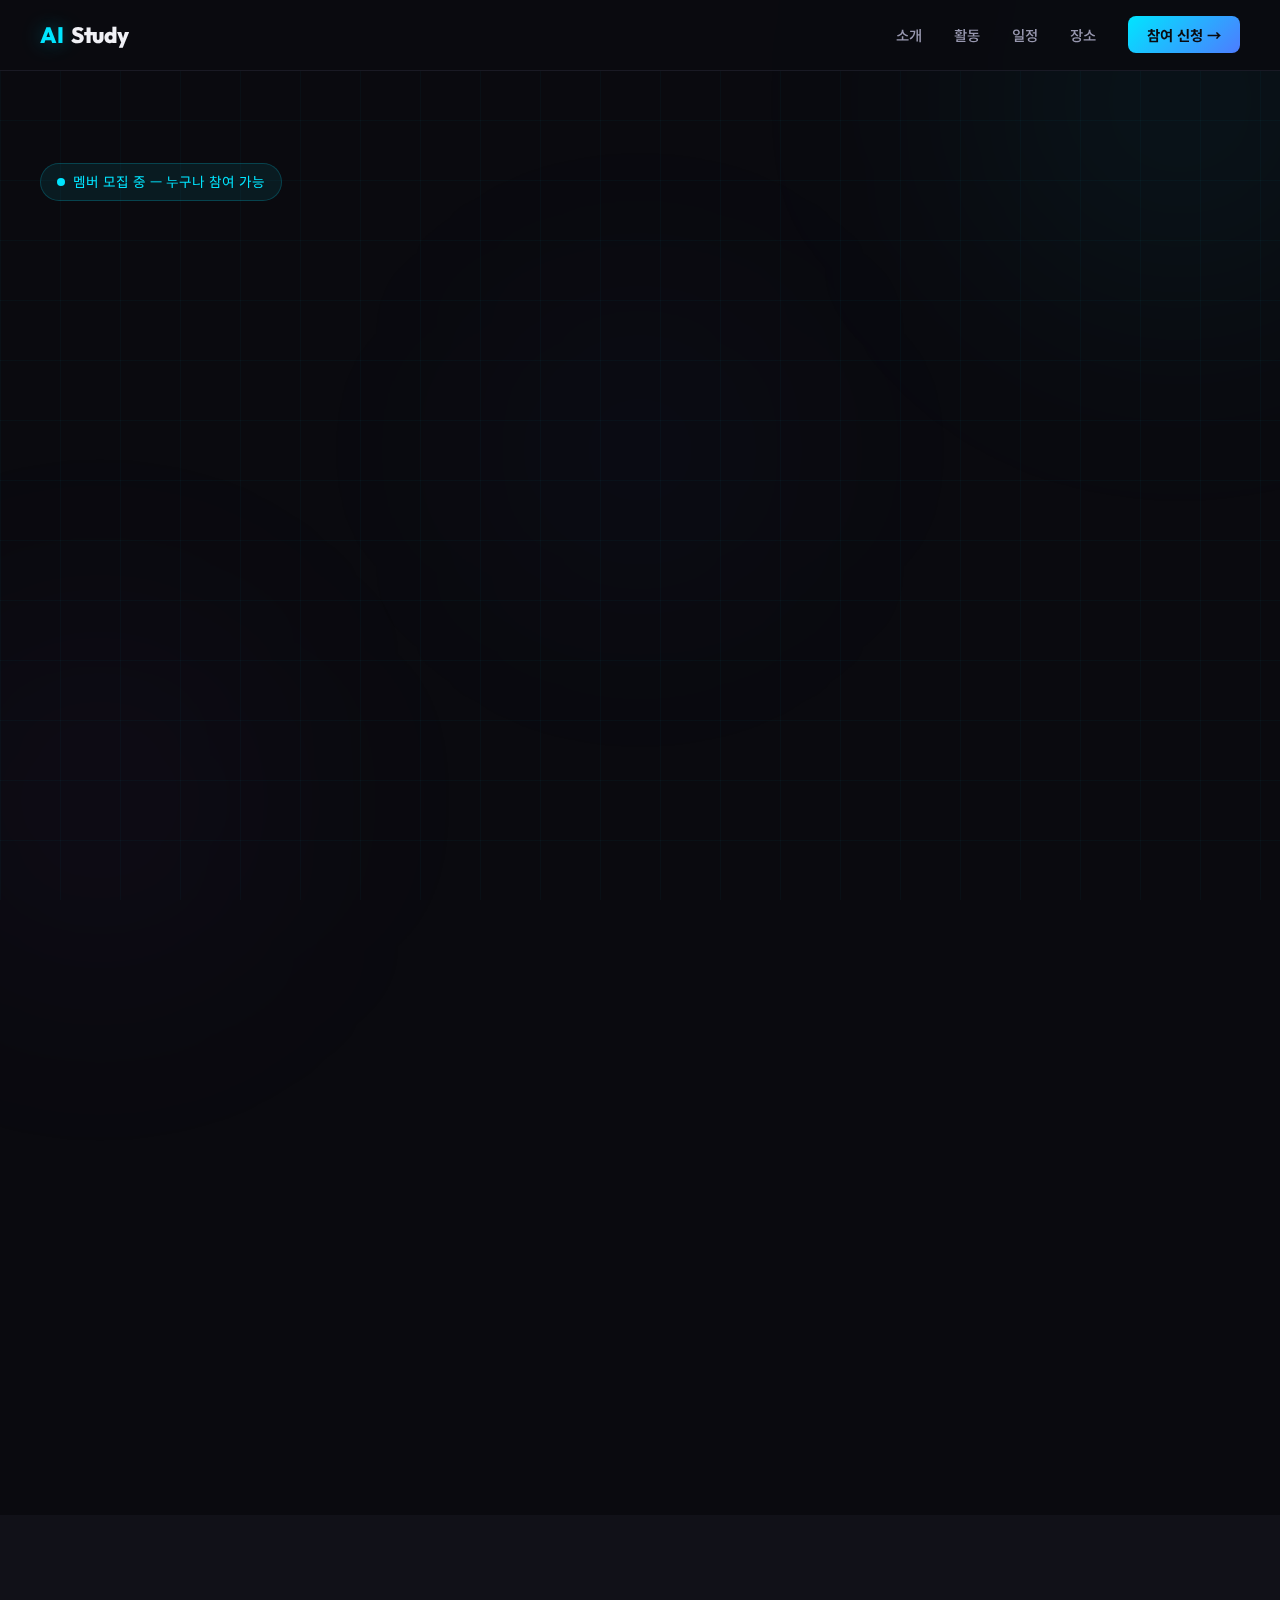
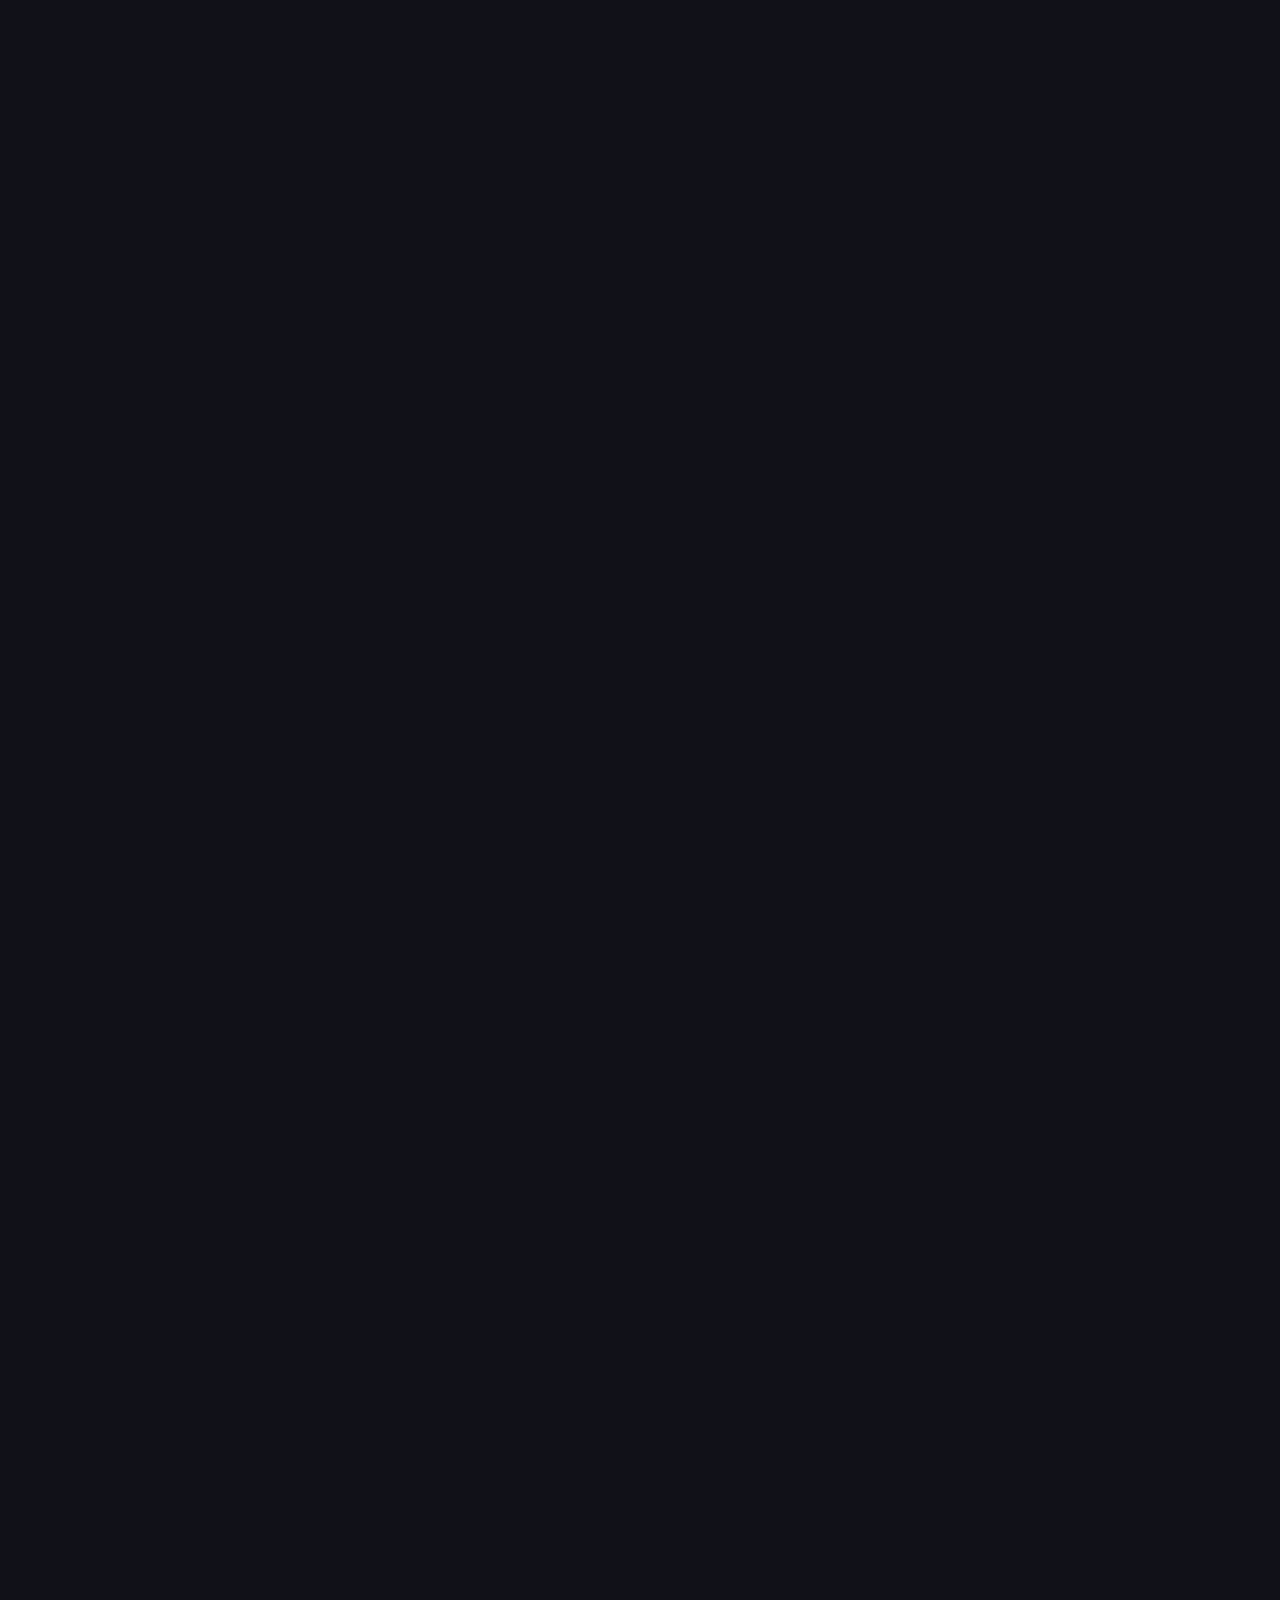
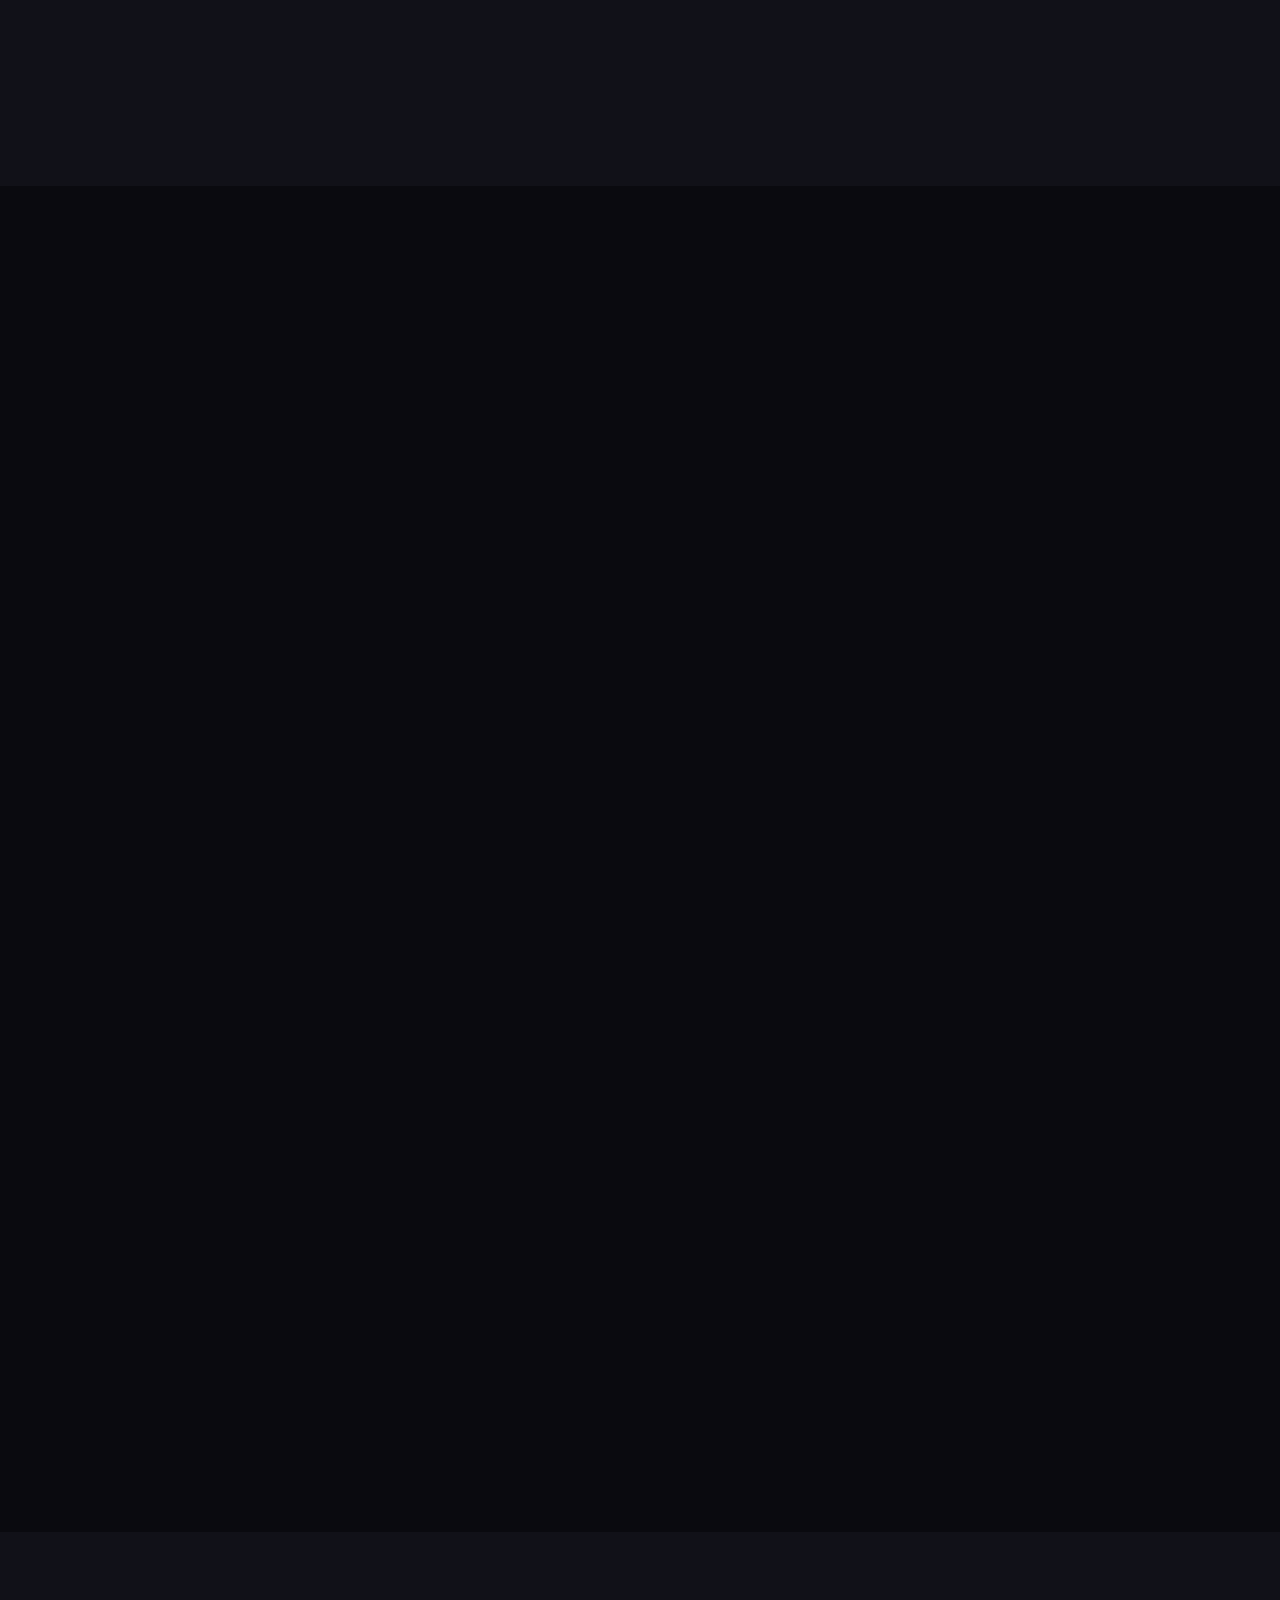
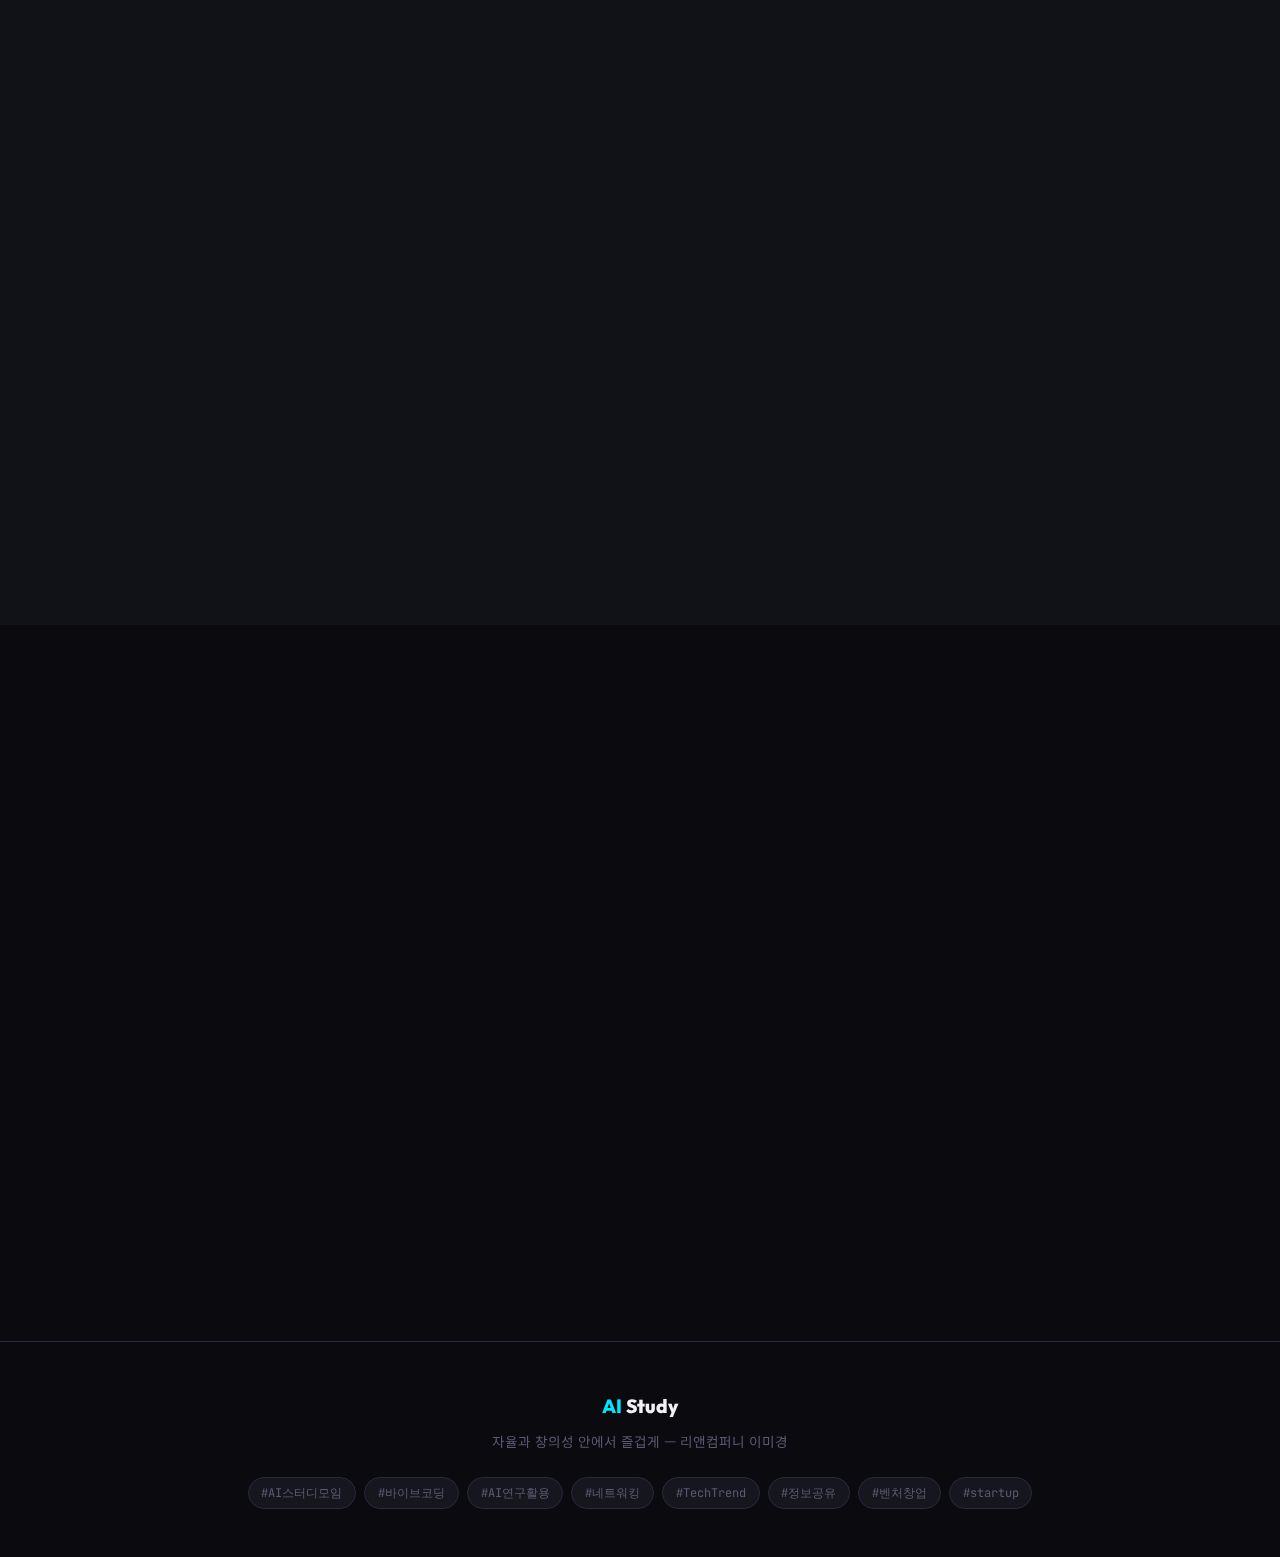
<file: v0/index.html>
<!DOCTYPE html>
<html lang="ko">
<head>
    <meta charset="UTF-8">
    <meta name="viewport" content="width=device-width, initial-scale=1.0">
    <title>AI Study — 바이브코딩 & AI 활용 스터디 모임</title>
    <link href="https://fonts.googleapis.com/css2?family=Outfit:wght@300;400;500;600;700;800;900&family=Noto+Sans+KR:wght@300;400;500;600;700;800;900&family=JetBrains+Mono:wght@400;500;600;700&display=swap" rel="stylesheet">
    <style>
        :root {
            --bg-primary: #0a0a0f;
            --bg-secondary: #111118;
            --bg-card: #16161f;
            --bg-card-hover: #1c1c28;
            --accent-cyan: #00e5ff;
            --accent-blue: #4d7cff;
            --accent-purple: #a855f7;
            --accent-pink: #ff3d8b;
            --accent-green: #10b981;
            --accent-orange: #f59e0b;
            --text-primary: #f0f0f5;
            --text-secondary: #9898b0;
            --text-muted: #5a5a72;
            --border: #2a2a3a;
            --glow-cyan: rgba(0, 229, 255, 0.15);
            --glow-blue: rgba(77, 124, 255, 0.15);
        }

        * {
            margin: 0;
            padding: 0;
            box-sizing: border-box;
        }

        html {
            scroll-behavior: smooth;
        }

        body {
            font-family: 'Noto Sans KR', 'Outfit', sans-serif;
            background: var(--bg-primary);
            color: var(--text-primary);
            overflow-x: hidden;
            line-height: 1.7;
        }

        /* ========== ANIMATED BACKGROUND ========== */
        .bg-grid {
            position: fixed;
            top: 0; left: 0;
            width: 100%; height: 100%;
            z-index: 0;
            pointer-events: none;
            background-image:
                linear-gradient(rgba(0, 229, 255, 0.03) 1px, transparent 1px),
                linear-gradient(90deg, rgba(0, 229, 255, 0.03) 1px, transparent 1px);
            background-size: 60px 60px;
        }

        .bg-orb {
            position: fixed;
            border-radius: 50%;
            filter: blur(120px);
            z-index: 0;
            pointer-events: none;
            animation: orbFloat 20s ease-in-out infinite;
        }

        .bg-orb-1 {
            width: 600px; height: 600px;
            background: radial-gradient(circle, rgba(0, 229, 255, 0.08), transparent 70%);
            top: -200px; right: -200px;
        }

        .bg-orb-2 {
            width: 500px; height: 500px;
            background: radial-gradient(circle, rgba(168, 85, 247, 0.06), transparent 70%);
            bottom: -150px; left: -150px;
            animation-delay: -10s;
        }

        .bg-orb-3 {
            width: 400px; height: 400px;
            background: radial-gradient(circle, rgba(77, 124, 255, 0.06), transparent 70%);
            top: 50%; left: 50%;
            transform: translate(-50%, -50%);
            animation-delay: -5s;
        }

        @keyframes orbFloat {
            0%, 100% { transform: translate(0, 0); }
            25% { transform: translate(30px, -40px); }
            50% { transform: translate(-20px, 30px); }
            75% { transform: translate(40px, 20px); }
        }

        /* ========== NAV ========== */
        nav {
            position: fixed;
            top: 0; left: 0;
            width: 100%;
            z-index: 1000;
            padding: 1rem 2rem;
            background: rgba(10, 10, 15, 0.8);
            backdrop-filter: blur(20px);
            border-bottom: 1px solid rgba(42, 42, 58, 0.5);
            transition: all 0.3s ease;
        }

        .nav-inner {
            max-width: 1200px;
            margin: 0 auto;
            display: flex;
            justify-content: space-between;
            align-items: center;
        }

        .nav-logo {
            font-family: 'Outfit', sans-serif;
            font-weight: 800;
            font-size: 1.4rem;
            letter-spacing: -0.5px;
            display: flex;
            align-items: center;
            gap: 0.5rem;
        }

        .nav-logo .ai {
            color: var(--accent-cyan);
            text-shadow: 0 0 20px rgba(0, 229, 255, 0.4);
        }

        .nav-logo .sc {
            color: var(--text-primary);
        }

        .nav-links {
            display: flex;
            gap: 2rem;
            list-style: none;
        }

        .nav-links a {
            color: var(--text-secondary);
            text-decoration: none;
            font-size: 0.9rem;
            font-weight: 500;
            transition: color 0.3s ease;
            position: relative;
        }

        .nav-links a:hover {
            color: var(--accent-cyan);
        }

        .nav-links a::after {
            content: '';
            position: absolute;
            bottom: -4px; left: 0;
            width: 0; height: 2px;
            background: var(--accent-cyan);
            transition: width 0.3s ease;
        }

        .nav-links a:hover::after {
            width: 100%;
        }

        .nav-cta {
            padding: 0.5rem 1.2rem;
            background: linear-gradient(135deg, var(--accent-cyan), var(--accent-blue));
            color: var(--bg-primary) !important;
            border-radius: 8px;
            font-weight: 700 !important;
            font-size: 0.85rem;
        }

        .nav-cta:hover {
            color: var(--bg-primary) !important;
            box-shadow: 0 0 25px rgba(0, 229, 255, 0.3);
        }

        .nav-cta::after { display: none !important; }

        .mobile-menu-btn {
            display: none;
            background: none;
            border: none;
            color: var(--text-primary);
            font-size: 1.5rem;
            cursor: pointer;
        }

        /* ========== HERO ========== */
        .hero {
            position: relative;
            z-index: 1;
            min-height: 100vh;
            display: flex;
            align-items: center;
            padding: 8rem 2rem 4rem;
        }

        .hero-inner {
            max-width: 1200px;
            margin: 0 auto;
            width: 100%;
        }

        .hero-badge {
            display: inline-flex;
            align-items: center;
            gap: 0.5rem;
            padding: 0.4rem 1rem;
            background: rgba(0, 229, 255, 0.08);
            border: 1px solid rgba(0, 229, 255, 0.2);
            border-radius: 100px;
            font-size: 0.85rem;
            color: var(--accent-cyan);
            margin-bottom: 2rem;
            animation: fadeInUp 0.8s ease forwards;
        }

        .hero-badge .dot {
            width: 8px; height: 8px;
            background: var(--accent-cyan);
            border-radius: 50%;
            animation: pulse 2s ease-in-out infinite;
        }

        @keyframes pulse {
            0%, 100% { opacity: 1; transform: scale(1); }
            50% { opacity: 0.5; transform: scale(0.8); }
        }

        .hero h1 {
            font-family: 'Outfit', sans-serif;
            font-size: clamp(3rem, 7vw, 5.5rem);
            font-weight: 900;
            line-height: 1.1;
            letter-spacing: -2px;
            margin-bottom: 1.5rem;
            animation: fadeInUp 0.8s ease 0.2s forwards;
            opacity: 0;
        }

        .hero h1 .gradient {
            background: linear-gradient(135deg, var(--accent-cyan), var(--accent-blue), var(--accent-purple));
            -webkit-background-clip: text;
            -webkit-text-fill-color: transparent;
            background-clip: text;
        }

        .hero-subtitle {
            font-size: 1.25rem;
            color: var(--text-secondary);
            max-width: 600px;
            line-height: 1.8;
            margin-bottom: 2.5rem;
            animation: fadeInUp 0.8s ease 0.4s forwards;
            opacity: 0;
        }

        .hero-actions {
            display: flex;
            gap: 1rem;
            flex-wrap: wrap;
            animation: fadeInUp 0.8s ease 0.6s forwards;
            opacity: 0;
        }

        .btn-primary {
            display: inline-flex;
            align-items: center;
            gap: 0.5rem;
            padding: 0.9rem 2rem;
            background: linear-gradient(135deg, var(--accent-cyan), var(--accent-blue));
            color: var(--bg-primary);
            font-weight: 700;
            font-size: 1rem;
            border: none;
            border-radius: 12px;
            cursor: pointer;
            text-decoration: none;
            transition: all 0.3s ease;
        }

        .btn-primary:hover {
            transform: translateY(-2px);
            box-shadow: 0 10px 40px rgba(0, 229, 255, 0.3);
        }

        .btn-secondary {
            display: inline-flex;
            align-items: center;
            gap: 0.5rem;
            padding: 0.9rem 2rem;
            background: transparent;
            color: var(--text-primary);
            font-weight: 600;
            font-size: 1rem;
            border: 1px solid var(--border);
            border-radius: 12px;
            cursor: pointer;
            text-decoration: none;
            transition: all 0.3s ease;
        }

        .btn-secondary:hover {
            border-color: var(--accent-cyan);
            background: rgba(0, 229, 255, 0.05);
            transform: translateY(-2px);
        }

        .hero-stats {
            display: flex;
            gap: 3rem;
            margin-top: 4rem;
            padding-top: 3rem;
            border-top: 1px solid var(--border);
            animation: fadeInUp 0.8s ease 0.8s forwards;
            opacity: 0;
        }

        .hero-stat .number {
            font-family: 'Outfit', sans-serif;
            font-size: 2.5rem;
            font-weight: 800;
            color: var(--accent-cyan);
            line-height: 1;
        }

        .hero-stat .label {
            font-size: 0.85rem;
            color: var(--text-muted);
            margin-top: 0.3rem;
        }

        @keyframes fadeInUp {
            from { opacity: 0; transform: translateY(30px); }
            to { opacity: 1; transform: translateY(0); }
        }

        /* ========== SECTIONS COMMON ========== */
        section {
            position: relative;
            z-index: 1;
            padding: 6rem 2rem;
        }

        .section-inner {
            max-width: 1200px;
            margin: 0 auto;
        }

        .section-label {
            font-family: 'JetBrains Mono', monospace;
            font-size: 0.8rem;
            color: var(--accent-cyan);
            text-transform: uppercase;
            letter-spacing: 3px;
            margin-bottom: 1rem;
        }

        .section-title {
            font-family: 'Outfit', sans-serif;
            font-size: clamp(2rem, 4vw, 3rem);
            font-weight: 800;
            letter-spacing: -1px;
            margin-bottom: 1rem;
        }

        .section-desc {
            font-size: 1.1rem;
            color: var(--text-secondary);
            max-width: 600px;
            margin-bottom: 3rem;
        }

        /* ========== ABOUT ========== */
        .about-grid {
            display: grid;
            grid-template-columns: 1fr 1fr;
            gap: 3rem;
            align-items: center;
        }

        .about-text p {
            color: var(--text-secondary);
            margin-bottom: 1.5rem;
            font-size: 1.05rem;
        }

        .about-text .highlight {
            color: var(--accent-cyan);
            font-weight: 600;
        }

        .about-values {
            display: flex;
            flex-direction: column;
            gap: 1rem;
        }

        .value-item {
            display: flex;
            align-items: center;
            gap: 1rem;
            padding: 1.2rem 1.5rem;
            background: var(--bg-card);
            border: 1px solid var(--border);
            border-radius: 16px;
            transition: all 0.3s ease;
        }

        .value-item:hover {
            border-color: var(--accent-cyan);
            background: var(--bg-card-hover);
            transform: translateX(8px);
        }

        .value-icon {
            width: 48px; height: 48px;
            border-radius: 12px;
            display: flex;
            align-items: center;
            justify-content: center;
            font-size: 1.4rem;
            flex-shrink: 0;
        }

        .value-item:nth-child(1) .value-icon { background: rgba(0, 229, 255, 0.1); }
        .value-item:nth-child(2) .value-icon { background: rgba(168, 85, 247, 0.1); }
        .value-item:nth-child(3) .value-icon { background: rgba(245, 158, 11, 0.1); }
        .value-item:nth-child(4) .value-icon { background: rgba(16, 185, 129, 0.1); }

        .value-content h4 {
            font-size: 1rem;
            font-weight: 700;
            margin-bottom: 0.2rem;
        }

        .value-content p {
            font-size: 0.85rem;
            color: var(--text-muted);
        }

        /* ========== ACTIVITIES ========== */
        .activities-grid {
            display: grid;
            grid-template-columns: repeat(3, 1fr);
            gap: 1.5rem;
        }

        .activity-card {
            padding: 2rem;
            background: var(--bg-card);
            border: 1px solid var(--border);
            border-radius: 20px;
            transition: all 0.4s ease;
            position: relative;
            overflow: hidden;
        }

        .activity-card::before {
            content: '';
            position: absolute;
            top: 0; left: 0;
            width: 100%; height: 3px;
            background: linear-gradient(90deg, var(--accent-cyan), var(--accent-blue));
            opacity: 0;
            transition: opacity 0.3s ease;
        }

        .activity-card:hover {
            border-color: rgba(0, 229, 255, 0.3);
            background: var(--bg-card-hover);
            transform: translateY(-4px);
            box-shadow: 0 20px 60px rgba(0, 0, 0, 0.3);
        }

        .activity-card:hover::before {
            opacity: 1;
        }

        .activity-emoji {
            font-size: 2rem;
            margin-bottom: 1rem;
        }

        .activity-card h3 {
            font-size: 1.1rem;
            font-weight: 700;
            margin-bottom: 0.5rem;
        }

        .activity-card p {
            font-size: 0.9rem;
            color: var(--text-secondary);
            line-height: 1.6;
        }

        .activity-tag {
            display: inline-block;
            margin-top: 1rem;
            padding: 0.2rem 0.6rem;
            font-size: 0.7rem;
            font-family: 'JetBrains Mono', monospace;
            border-radius: 6px;
            background: rgba(0, 229, 255, 0.08);
            color: var(--accent-cyan);
            border: 1px solid rgba(0, 229, 255, 0.15);
        }

        /* ========== MEMBER TYPES ========== */
        .members-section {
            background: var(--bg-secondary);
        }

        .member-types {
            display: grid;
            grid-template-columns: repeat(5, 1fr);
            gap: 1.2rem;
        }

        .member-type {
            text-align: center;
            padding: 2rem 1.2rem;
            background: var(--bg-card);
            border: 1px solid var(--border);
            border-radius: 20px;
            transition: all 0.3s ease;
        }

        .member-type:hover {
            transform: translateY(-6px);
            border-color: var(--accent-cyan);
            box-shadow: 0 15px 40px rgba(0, 0, 0, 0.3);
        }

        .member-type .emoji {
            font-size: 2.5rem;
            margin-bottom: 1rem;
        }

        .member-type h4 {
            font-size: 0.95rem;
            font-weight: 700;
            margin-bottom: 0.4rem;
        }

        .member-type p {
            font-size: 0.8rem;
            color: var(--text-muted);
            line-height: 1.5;
        }

        /* ========== SCHEDULE ========== */
        .schedule-card {
            background: linear-gradient(135deg, rgba(0, 229, 255, 0.05), rgba(77, 124, 255, 0.05));
            border: 1px solid rgba(0, 229, 255, 0.15);
            border-radius: 24px;
            padding: 3rem;
            display: grid;
            grid-template-columns: 1fr 1fr;
            gap: 3rem;
            align-items: center;
        }

        .schedule-highlight {
            text-align: center;
        }

        .schedule-date-label {
            font-family: 'JetBrains Mono', monospace;
            font-size: 0.8rem;
            color: var(--accent-cyan);
            text-transform: uppercase;
            letter-spacing: 3px;
            margin-bottom: 1rem;
        }

        .schedule-date {
            font-family: 'Outfit', sans-serif;
            font-size: 4rem;
            font-weight: 900;
            line-height: 1.1;
            margin-bottom: 0.5rem;
        }

        .schedule-date .month {
            color: var(--accent-cyan);
        }

        .schedule-time {
            font-size: 1.5rem;
            font-weight: 600;
            color: var(--text-secondary);
            margin-bottom: 1rem;
        }

        .schedule-badge {
            display: inline-block;
            padding: 0.4rem 1rem;
            background: var(--accent-cyan);
            color: var(--bg-primary);
            font-weight: 700;
            font-size: 0.85rem;
            border-radius: 8px;
        }

        .schedule-details h3 {
            font-size: 1.3rem;
            font-weight: 700;
            margin-bottom: 1.5rem;
        }

        .schedule-info {
            display: flex;
            flex-direction: column;
            gap: 1rem;
        }

        .schedule-info-item {
            display: flex;
            align-items: flex-start;
            gap: 1rem;
        }

        .schedule-info-icon {
            width: 40px; height: 40px;
            background: var(--bg-card);
            border-radius: 10px;
            display: flex;
            align-items: center;
            justify-content: center;
            font-size: 1.1rem;
            flex-shrink: 0;
        }

        .schedule-info-text .info-label {
            font-size: 0.75rem;
            color: var(--text-muted);
            text-transform: uppercase;
            letter-spacing: 1px;
        }

        .schedule-info-text .info-value {
            font-weight: 600;
            font-size: 0.95rem;
        }

        .schedule-info-text .info-value a {
            color: var(--accent-cyan);
            text-decoration: none;
        }

        .schedule-info-text .info-value a:hover {
            text-decoration: underline;
        }

        /* ========== TIMELINE ========== */
        .timeline {
            position: relative;
            padding-left: 3rem;
            margin-top: 3rem;
        }

        .timeline::before {
            content: '';
            position: absolute;
            left: 12px; top: 0;
            width: 2px; height: 100%;
            background: linear-gradient(to bottom, var(--accent-cyan), var(--accent-purple));
            opacity: 0.3;
        }

        .timeline-item {
            position: relative;
            margin-bottom: 2.5rem;
            padding-left: 1.5rem;
        }

        .timeline-item::before {
            content: '';
            position: absolute;
            left: -2.48rem; top: 8px;
            width: 12px; height: 12px;
            background: var(--accent-cyan);
            border-radius: 50%;
            box-shadow: 0 0 15px rgba(0, 229, 255, 0.4);
        }

        .timeline-item .tl-date {
            font-family: 'JetBrains Mono', monospace;
            font-size: 0.8rem;
            color: var(--accent-cyan);
            margin-bottom: 0.3rem;
        }

        .timeline-item h4 {
            font-size: 1.1rem;
            font-weight: 700;
            margin-bottom: 0.3rem;
        }

        .timeline-item p {
            font-size: 0.9rem;
            color: var(--text-secondary);
        }

        /* ========== LOCATION ========== */
        .location-section {
            background: var(--bg-secondary);
        }

        .location-grid {
            display: grid;
            grid-template-columns: 1fr 1fr;
            gap: 2rem;
        }

        .location-card {
            padding: 2rem;
            background: var(--bg-card);
            border: 1px solid var(--border);
            border-radius: 20px;
            transition: all 0.3s ease;
        }

        .location-card.primary {
            border-color: rgba(0, 229, 255, 0.3);
            background: linear-gradient(135deg, rgba(0, 229, 255, 0.03), rgba(77, 124, 255, 0.03));
        }

        .location-card .loc-badge {
            display: inline-block;
            padding: 0.2rem 0.6rem;
            font-size: 0.7rem;
            font-family: 'JetBrains Mono', monospace;
            border-radius: 6px;
            margin-bottom: 1rem;
        }

        .location-card.primary .loc-badge {
            background: rgba(0, 229, 255, 0.1);
            color: var(--accent-cyan);
        }

        .location-card.secondary .loc-badge {
            background: rgba(168, 85, 247, 0.1);
            color: var(--accent-purple);
        }

        .location-card h3 {
            font-size: 1.3rem;
            font-weight: 700;
            margin-bottom: 0.5rem;
        }

        .location-card .loc-address {
            font-size: 0.9rem;
            color: var(--text-secondary);
            margin-bottom: 1rem;
        }

        .location-card .loc-link {
            display: inline-flex;
            align-items: center;
            gap: 0.4rem;
            color: var(--accent-cyan);
            text-decoration: none;
            font-size: 0.9rem;
            font-weight: 600;
        }

        .location-card .loc-link:hover {
            text-decoration: underline;
        }

        .location-card .loc-note {
            margin-top: 1rem;
            padding: 0.8rem 1rem;
            background: rgba(0, 229, 255, 0.05);
            border-radius: 10px;
            font-size: 0.85rem;
            color: var(--text-secondary);
        }

        /* ========== JOIN / CTA ========== */
        .join-section {
            text-align: center;
            padding: 8rem 2rem;
        }

        .join-section .section-title {
            font-size: clamp(2.5rem, 5vw, 3.5rem);
            margin-bottom: 1.5rem;
        }

        .join-section .section-desc {
            max-width: 600px;
            margin: 0 auto 3rem;
        }

        .join-methods {
            display: flex;
            justify-content: center;
            gap: 2rem;
            flex-wrap: wrap;
            margin-top: 3rem;
        }

        .join-method {
            display: flex;
            align-items: center;
            gap: 1rem;
            padding: 1.2rem 2rem;
            background: var(--bg-card);
            border: 1px solid var(--border);
            border-radius: 16px;
            text-decoration: none;
            color: var(--text-primary);
            transition: all 0.3s ease;
        }

        .join-method:hover {
            border-color: var(--accent-cyan);
            transform: translateY(-4px);
            box-shadow: 0 15px 40px rgba(0, 0, 0, 0.3);
        }

        .join-method .jm-icon {
            font-size: 1.5rem;
        }

        .join-method .jm-label {
            font-size: 0.8rem;
            color: var(--text-muted);
        }

        .join-method .jm-value {
            font-weight: 700;
        }

        /* ========== FOOTER ========== */
        footer {
            position: relative;
            z-index: 1;
            padding: 3rem 2rem;
            border-top: 1px solid var(--border);
            text-align: center;
        }

        .footer-inner {
            max-width: 1200px;
            margin: 0 auto;
        }

        .footer-logo {
            font-family: 'Outfit', sans-serif;
            font-weight: 800;
            font-size: 1.2rem;
            margin-bottom: 0.5rem;
        }

        .footer-logo .ai { color: var(--accent-cyan); }

        .footer-text {
            font-size: 0.85rem;
            color: var(--text-muted);
        }

        .footer-tags {
            margin-top: 1.5rem;
            display: flex;
            justify-content: center;
            gap: 0.5rem;
            flex-wrap: wrap;
        }

        .footer-tag {
            padding: 0.3rem 0.8rem;
            background: var(--bg-card);
            border: 1px solid var(--border);
            border-radius: 100px;
            font-size: 0.75rem;
            color: var(--text-muted);
            font-family: 'JetBrains Mono', monospace;
        }

        /* ========== SCROLL ANIMATION ========== */
        .reveal {
            opacity: 0;
            transform: translateY(40px);
            transition: all 0.8s cubic-bezier(0.16, 1, 0.3, 1);
        }

        .reveal.visible {
            opacity: 1;
            transform: translateY(0);
        }

        /* ========== RESPONSIVE ========== */
        @media (max-width: 1024px) {
            .activities-grid { grid-template-columns: repeat(2, 1fr); }
            .member-types { grid-template-columns: repeat(3, 1fr); }
            .schedule-card { grid-template-columns: 1fr; }
        }

        @media (max-width: 768px) {
            .nav-links { display: none; }
            .mobile-menu-btn { display: block; }

            .hero { padding: 7rem 1.5rem 3rem; }
            .hero-stats { gap: 1.5rem; }
            .hero-stat .number { font-size: 1.8rem; }

            .about-grid { grid-template-columns: 1fr; }
            .activities-grid { grid-template-columns: 1fr; }
            .member-types { grid-template-columns: repeat(2, 1fr); }
            .schedule-card { padding: 2rem; }
            .schedule-date { font-size: 2.5rem; }
            .location-grid { grid-template-columns: 1fr; }
            .join-methods { flex-direction: column; align-items: center; }
        }

        @media (max-width: 480px) {
            .member-types { grid-template-columns: 1fr; }
            .hero-stats { flex-direction: column; gap: 1rem; }
        }
    </style>
</head>
<body>
    <!-- Background Effects -->
    <div class="bg-grid"></div>
    <div class="bg-orb bg-orb-1"></div>
    <div class="bg-orb bg-orb-2"></div>
    <div class="bg-orb bg-orb-3"></div>

    <!-- Navigation -->
    <nav>
        <div class="nav-inner">
            <div class="nav-logo">
                <span class="ai">AI</span>
                <span class="sc">Study</span>
            </div>
            <ul class="nav-links">
                <li><a href="#about">소개</a></li>
                <li><a href="#activities">활동</a></li>
                <li><a href="#schedule">일정</a></li>
                <li><a href="#location">장소</a></li>
                <li><a href="#join" class="nav-cta">참여 신청 →</a></li>
            </ul>
            <button class="mobile-menu-btn" onclick="document.querySelector('.nav-links').classList.toggle('show')">☰</button>
        </div>
    </nav>

    <!-- Hero -->
    <section class="hero">
        <div class="hero-inner">
            <div class="hero-badge">
                <span class="dot"></span>
                멤버 모집 중 — 누구나 참여 가능
            </div>

            <h1>
                자유롭지만 스마트하게<br>
                <span class="gradient">AI로 만들어내는 모임</span>
            </h1>

            <p class="hero-subtitle">
                바이브 코딩, AI 활용, 테크 트렌드, 경제 전망까지 —<br>
                함께 배우고, 만들고, 공유하는 장벽 없는 스터디 모임
            </p>

            <div class="hero-actions">
                <a href="#join" class="btn-primary">참여 신청하기 →</a>
                <a href="#about" class="btn-secondary">더 알아보기</a>
            </div>

            <div class="hero-stats">
                <div class="hero-stat">
                    <div class="number">30+</div>
                    <div class="label">관심 멤버</div>
                </div>
                <div class="hero-stat">
                    <div class="number">9</div>
                    <div class="label">활동 분야</div>
                </div>
                <div class="hero-stat">
                    <div class="number">주 1회</div>
                    <div class="label">정기 모임</div>
                </div>
                <div class="hero-stat">
                    <div class="number">∞</div>
                    <div class="label">가능성</div>
                </div>
            </div>
        </div>
    </section>

    <!-- About -->
    <section id="about">
        <div class="section-inner">
            <div class="about-grid reveal">
                <div class="about-text">
                    <div class="section-label">// ABOUT</div>
                    <h2 class="section-title">AI Study은<br>이런 모임입니다</h2>
                    <p>
                        매일 쏟아지는 AI 관련 정보들을 <span class="highlight">선별하고 공유</span>하며,
                        실제 바이브 코딩을 실행하고 검토해보면서 서로에게 도움이 되는
                        유용한 방향을 찾기 위한 <span class="highlight">오픈된 모임</span>입니다.
                    </p>
                    <p>
                        AI 및 관련 Tech Trend에 관심 있으신 분들은 누구나 편하게 참석 가능하며,
                        <span class="highlight">장벽 없는 모임</span>을 지향합니다.
                        룰보다는 자율성에 초점을 두고, 오픈마인드와 유연함에
                        진정성을 담아 꾸준히 이어가는 커뮤니티입니다.
                    </p>
                </div>

                <div class="about-values">
                    <div class="value-item">
                        <div class="value-icon">🎯</div>
                        <div class="value-content">
                            <h4>결과를 만들어내는 모임</h4>
                            <p>매 모임마다 무엇이든 결과물이 나오는 실전형 스터디</p>
                        </div>
                    </div>
                    <div class="value-item">
                        <div class="value-icon">🤝</div>
                        <div class="value-content">
                            <h4>자율과 유연함</h4>
                            <p>매주 참석 의무 없이, 가능한 일정에 자유롭게 참여</p>
                        </div>
                    </div>
                    <div class="value-item">
                        <div class="value-icon">🌍</div>
                        <div class="value-content">
                            <h4>장벽 없는 참여</h4>
                            <p>남녀노소 누구나, 해외에서도 참여 가능한 열린 구조</p>
                        </div>
                    </div>
                    <div class="value-item">
                        <div class="value-icon">💡</div>
                        <div class="value-content">
                            <h4>오픈마인드 + 진정성</h4>
                            <p>2~3명이라도 모이면 무조건 진행하는 실행력</p>
                        </div>
                    </div>
                </div>
            </div>
        </div>
    </section>

    <!-- Activities -->
    <section id="activities" class="activities-section" style="background: var(--bg-secondary);">
        <div class="section-inner">
            <div class="section-label reveal">// ACTIVITIES</div>
            <h2 class="section-title reveal">9가지 활동 영역</h2>
            <p class="section-desc reveal">관심 분야에 따라 자유롭게 참여하고, 다양한 영역을 넘나들며 배울 수 있습니다.</p>

            <div class="activities-grid">
                <div class="activity-card reveal">
                    <div class="activity-emoji">⌨️</div>
                    <h3>바이브 코딩 / 개발</h3>
                    <p>AI와 함께하는 코딩으로 아이디어를 실제 서비스로 만들어봅니다</p>
                    <span class="activity-tag">MAKING</span>
                </div>
                <div class="activity-card reveal">
                    <div class="activity-emoji">🚀</div>
                    <h3>앱/웹 서비스 기획 & 런칭</h3>
                    <p>아이디어부터 실제 런칭까지, 서비스를 세상에 내놓는 전 과정</p>
                    <span class="activity-tag">LAUNCH</span>
                </div>
                <div class="activity-card reveal">
                    <div class="activity-emoji">🤖</div>
                    <h3>AI 툴 활용 스터디</h3>
                    <p>ChatGPT, Claude, Gemini 등 최신 AI 도구들의 실전 활용법</p>
                    <span class="activity-tag">STUDY</span>
                </div>
                <div class="activity-card reveal">
                    <div class="activity-emoji">🎬</div>
                    <h3>콘텐츠 제작</h3>
                    <p>영상, 이미지, 자료 등 AI로 퀄리티 높은 콘텐츠를 만듭니다</p>
                    <span class="activity-tag">CREATE</span>
                </div>
                <div class="activity-card reveal">
                    <div class="activity-emoji">💼</div>
                    <h3>사업 아이디어 기획</h3>
                    <p>제안서, 사업계획서, 피치덱까지 AI와 함께 기획합니다</p>
                    <span class="activity-tag">BUSINESS</span>
                </div>
                <div class="activity-card reveal">
                    <div class="activity-emoji">📡</div>
                    <h3>Tech Trend & 정보 공유</h3>
                    <p>AI, 로봇, 최신 기술 동향을 선별하고 함께 나눕니다</p>
                    <span class="activity-tag">TREND</span>
                </div>
                <div class="activity-card reveal">
                    <div class="activity-emoji">📊</div>
                    <h3>경제전망 & 투자</h3>
                    <p>블록체인, 글로벌 경제 트렌드, 다각화 전략을 토론합니다</p>
                    <span class="activity-tag">INSIGHT</span>
                </div>
                <div class="activity-card reveal">
                    <div class="activity-emoji">📢</div>
                    <h3>AI 마케팅 & 브랜딩</h3>
                    <p>소셜 미디어 활용 포함, AI 기반 마케팅 전략을 연구합니다</p>
                    <span class="activity-tag">MARKETING</span>
                </div>
                <div class="activity-card reveal">
                    <div class="activity-emoji">☕</div>
                    <h3>네트워킹</h3>
                    <p>편하게 참가하며 다양한 분야의 사람들과 연결됩니다</p>
                    <span class="activity-tag">NETWORK</span>
                </div>
            </div>
        </div>
    </section>

    <!-- Member Types -->
    <section class="members-section">
        <div class="section-inner">
            <div class="section-label reveal">// MEMBERS</div>
            <h2 class="section-title reveal">어떤 분이든 환영합니다</h2>
            <p class="section-desc reveal">지금 나에게 가장 가까운 상태가 무엇이든, 여기에 자리가 있습니다.</p>

            <div class="member-types">
                <div class="member-type reveal">
                    <div class="emoji">🔥</div>
                    <h4>메이커</h4>
                    <p>당장 손으로 만들고<br>부딪히고 싶다</p>
                </div>
                <div class="member-type reveal">
                    <div class="emoji">📚</div>
                    <h4>러너</h4>
                    <p>배우면서 천천히<br>참여하고 싶다</p>
                </div>
                <div class="member-type reveal">
                    <div class="emoji">👀</div>
                    <h4>옵저버</h4>
                    <p>일단 분위기와<br>흐름을 보고 싶다</p>
                </div>
                <div class="member-type reveal">
                    <div class="emoji">🎤</div>
                    <h4>컨트리뷰터</h4>
                    <p>AI 지식을 공유하고<br>모임에 기여하고 싶다</p>
                </div>
                <div class="member-type reveal">
                    <div class="emoji">🚀</div>
                    <h4>쇼케이서</h4>
                    <p>개발한 서비스를<br>소개하고 싶다</p>
                </div>
            </div>
        </div>
    </section>

    <!-- Schedule -->
    <section id="schedule">
        <div class="section-inner">
            <div class="section-label reveal">// SCHEDULE</div>
            <h2 class="section-title reveal">다가오는 모임</h2>
            <p class="section-desc reveal">첫 모임을 시작으로, 설 이후 주 1회 정기 모임으로 운영됩니다.</p>

            <div class="schedule-card reveal">
                <div class="schedule-highlight">
                    <div class="schedule-date-label">FIRST MEETUP</div>
                    <div class="schedule-date">
                        <span class="month">2.6</span> FRI
                    </div>
                    <div class="schedule-time">저녁 7:00 PM</div>
                    <span class="schedule-badge">✨ 1차 모임</span>
                </div>

                <div class="schedule-details">
                    <h3>1차 모임 상세 정보</h3>
                    <div class="schedule-info">
                        <div class="schedule-info-item">
                            <div class="schedule-info-icon">📍</div>
                            <div class="schedule-info-text">
                                <div class="info-label">장소</div>
                                <div class="info-value">옐로펀치 성수메사</div>
                            </div>
                        </div>
                        <div class="schedule-info-item">
                            <div class="schedule-info-icon">🗺️</div>
                            <div class="schedule-info-text">
                                <div class="info-label">주소</div>
                                <div class="info-value">성수일로 8길 5 A동 607호</div>
                            </div>
                        </div>
                        <div class="schedule-info-item">
                            <div class="schedule-info-icon">🔗</div>
                            <div class="schedule-info-text">
                                <div class="info-label">네이버 지도</div>
                                <div class="info-value"><a href="https://naver.me/5duYsK0I" target="_blank">지도에서 보기 →</a></div>
                            </div>
                        </div>
                        <div class="schedule-info-item">
                            <div class="schedule-info-icon">🥪</div>
                            <div class="schedule-info-text">
                                <div class="info-label">제공</div>
                                <div class="info-value">간단한 샌드위치 & 음료</div>
                            </div>
                        </div>
                    </div>
                </div>
            </div>

            <!-- Timeline -->
            <div class="timeline reveal">
                <div class="timeline-item">
                    <div class="tl-date">NOW</div>
                    <h4>멤버 모집 & 신청서 수합</h4>
                    <p>참가 신청서 작성 및 개별 DM 소통</p>
                </div>
                <div class="timeline-item">
                    <div class="tl-date">2025.02.06</div>
                    <h4>1차 모임 — 킥오프</h4>
                    <p>서로 안면 트기, 방향 설정, 첫 활동</p>
                </div>
                <div class="timeline-item">
                    <div class="tl-date">설 전</div>
                    <h4>1~2회 추가 모임</h4>
                    <p>초기 멤버 간 친밀도 형성</p>
                </div>
                <div class="timeline-item">
                    <div class="tl-date">설 이후</div>
                    <h4>주 1회 정기 모임 전환</h4>
                    <p>꾸준한 학습과 프로젝트 진행</p>
                </div>
            </div>
        </div>
    </section>

    <!-- Location -->
    <section id="location" class="location-section">
        <div class="section-inner">
            <div class="section-label reveal">// LOCATION</div>
            <h2 class="section-title reveal">모임 장소</h2>
            <p class="section-desc reveal">유연하게, 다양한 장소를 활용합니다.</p>

            <div class="location-grid">
                <div class="location-card primary reveal">
                    <span class="loc-badge">메인 장소</span>
                    <h3>🟡 옐로펀치 성수메사</h3>
                    <p class="loc-address">성수일로 8길 5 A동 607호 (성수동2가 248-55)</p>
                    <a href="https://naver.me/5duYsK0I" target="_blank" class="loc-link">네이버 지도 →</a>
                    <div class="loc-note">
                        AI 연구, 바이브코딩, 서비스 개발/창업 모임, 네트워킹에 딱 맞는 공간
                    </div>
                </div>
                <div class="location-card secondary reveal">
                    <span class="loc-badge">보조 장소</span>
                    <h3>🏠 고척동 공간</h3>
                    <p class="loc-address">아담하고 포근한 공간 (주 1회 활용 가능)</p>
                    <div class="loc-note" style="background: rgba(168, 85, 247, 0.05);">
                        기타: 강남역 부근 / 양재역 부근 공유오피스 (파이브스팟, 토즈 등) 활용 가능. 무상 제공 장소가 있으면 적극 활용
                    </div>
                </div>
            </div>
        </div>
    </section>

    <!-- Join CTA -->
    <section id="join" class="join-section">
        <div class="section-inner">
            <div class="section-label reveal">// JOIN US</div>
            <h2 class="section-title reveal">
                함께 시작해볼까요?
            </h2>
            <p class="section-desc reveal">
                AI 및 Tech Trend에 관심 있으신 분이라면 누구나 편하게 참여할 수 있습니다.
                둘 셋이라도 모여서 하면 더 재밌고 좋습니다.
            </p>

            <div class="hero-actions reveal" style="justify-content: center;">
                <a href="https://buly.kr/5fDxaSf" target="_blank" class="btn-primary">📝 참가 신청서 작성 →</a>
                <a href="mailto:wksun999@gmail.com" class="btn-secondary">✉️ 이메일 문의</a>
            </div>

            <div class="join-methods reveal">
                <div class="join-method">
                    <div class="jm-icon">💬</div>
                    <div>
                        <div class="jm-label">DM으로 문의</div>
                        <div class="jm-value">Facebook DM</div>
                    </div>
                </div>
                <div class="join-method">
                    <div class="jm-icon">✉️</div>
                    <div>
                        <div class="jm-label">이메일</div>
                        <div class="jm-value">wksun999@gmail.com</div>
                    </div>
                </div>
                <div class="join-method">
                    <div class="jm-icon">📋</div>
                    <div>
                        <div class="jm-label">원문 보기</div>
                        <div class="jm-value">Facebook 포스트</div>
                    </div>
                </div>
            </div>
        </div>
    </section>

    <!-- Footer -->
    <footer>
        <div class="footer-inner">
            <div class="footer-logo">
                <span class="ai">AI</span> Study
            </div>
            <p class="footer-text">자율과 창의성 안에서 즐겁게 — 리앤컴퍼니 이미경</p>
            <div class="footer-tags">
                <span class="footer-tag">#AI스터디모임</span>
                <span class="footer-tag">#바이브코딩</span>
                <span class="footer-tag">#AI연구활용</span>
                <span class="footer-tag">#네트워킹</span>
                <span class="footer-tag">#TechTrend</span>
                <span class="footer-tag">#정보공유</span>
                <span class="footer-tag">#벤처창업</span>
                <span class="footer-tag">#startup</span>
            </div>
        </div>
    </footer>

    <!-- Scroll Reveal Script -->
    <script>
        const reveals = document.querySelectorAll('.reveal');
        const observer = new IntersectionObserver((entries) => {
            entries.forEach(entry => {
                if (entry.isIntersecting) {
                    entry.target.classList.add('visible');
                }
            });
        }, {
            threshold: 0.1,
            rootMargin: '0px 0px -50px 0px'
        });

        reveals.forEach(el => observer.observe(el));

        // Stagger children animations
        document.querySelectorAll('.activities-grid .activity-card, .member-types .member-type').forEach((el, i) => {
            el.style.transitionDelay = `${i * 0.08}s`;
        });

        // Smooth nav background on scroll
        window.addEventListener('scroll', () => {
            const nav = document.querySelector('nav');
            if (window.scrollY > 50) {
                nav.style.background = 'rgba(10, 10, 15, 0.95)';
            } else {
                nav.style.background = 'rgba(10, 10, 15, 0.8)';
            }
        });
    </script>
</body>
</html>
</file>
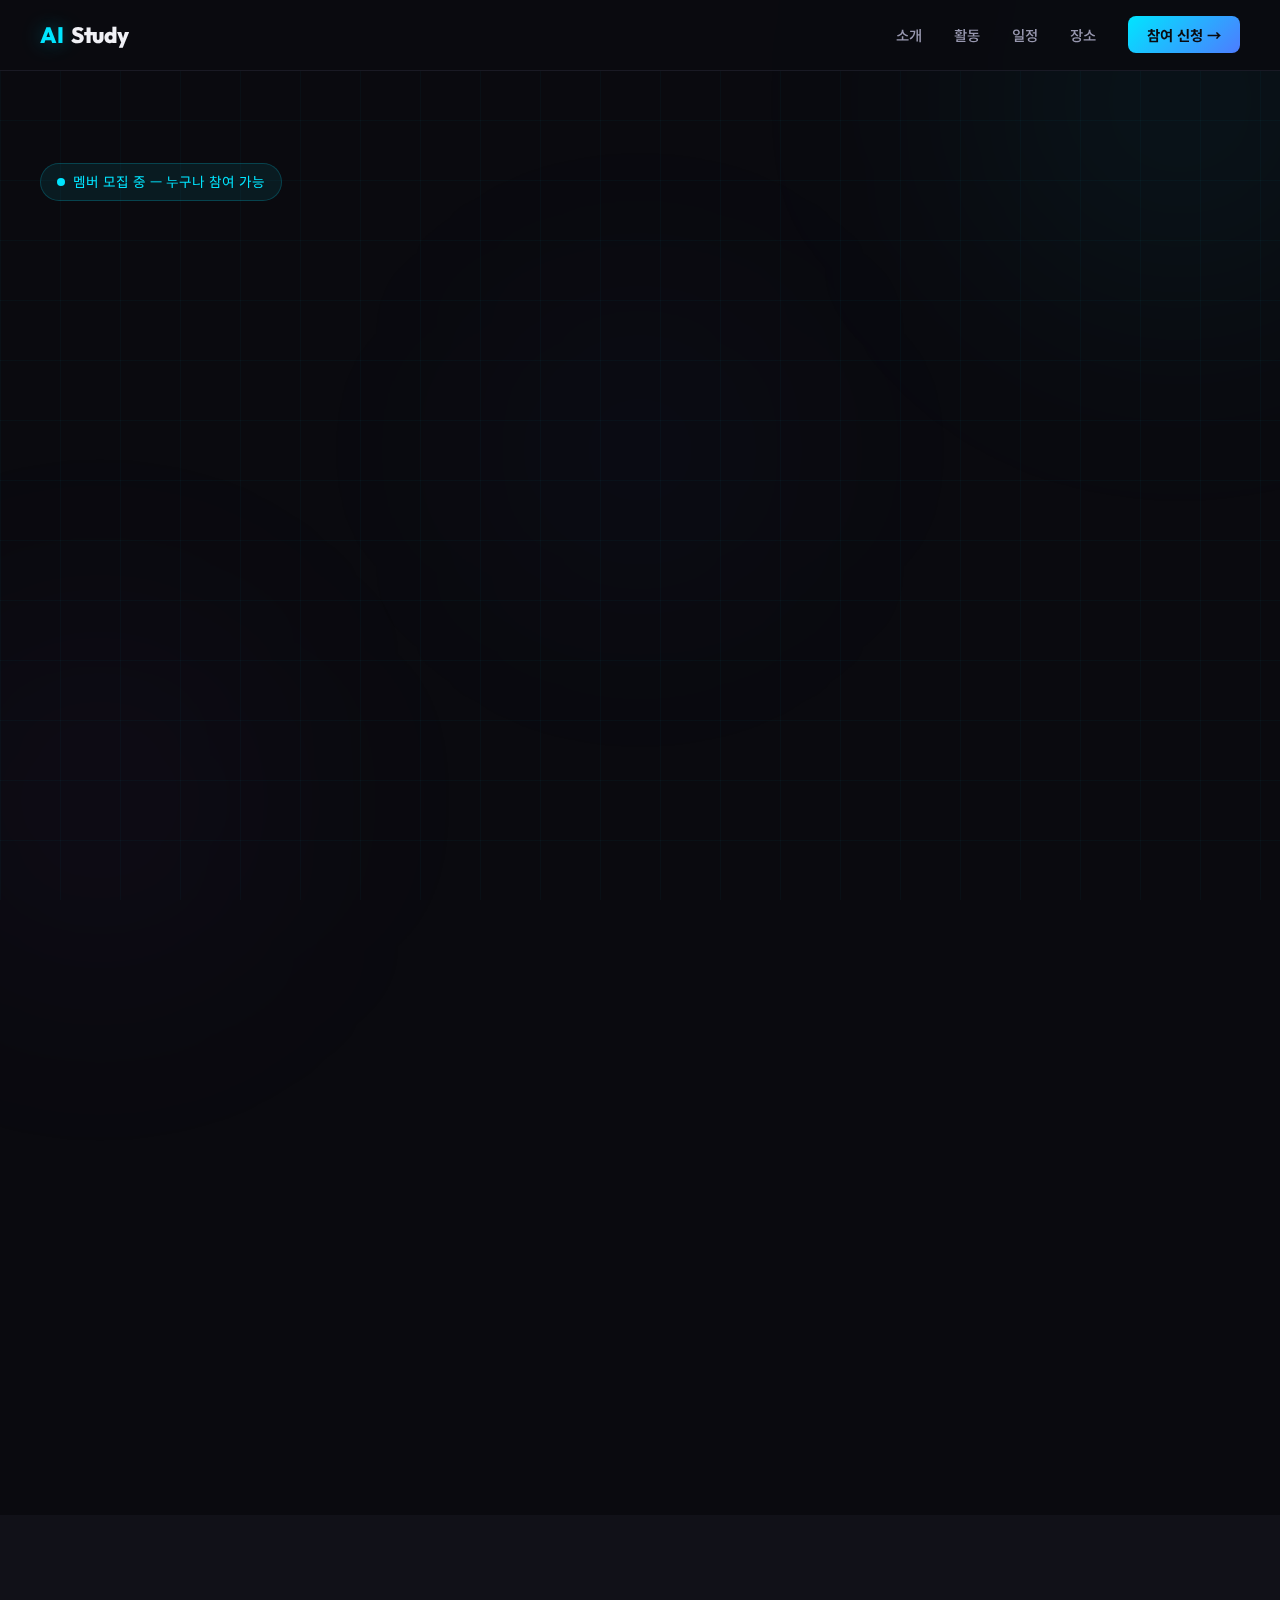
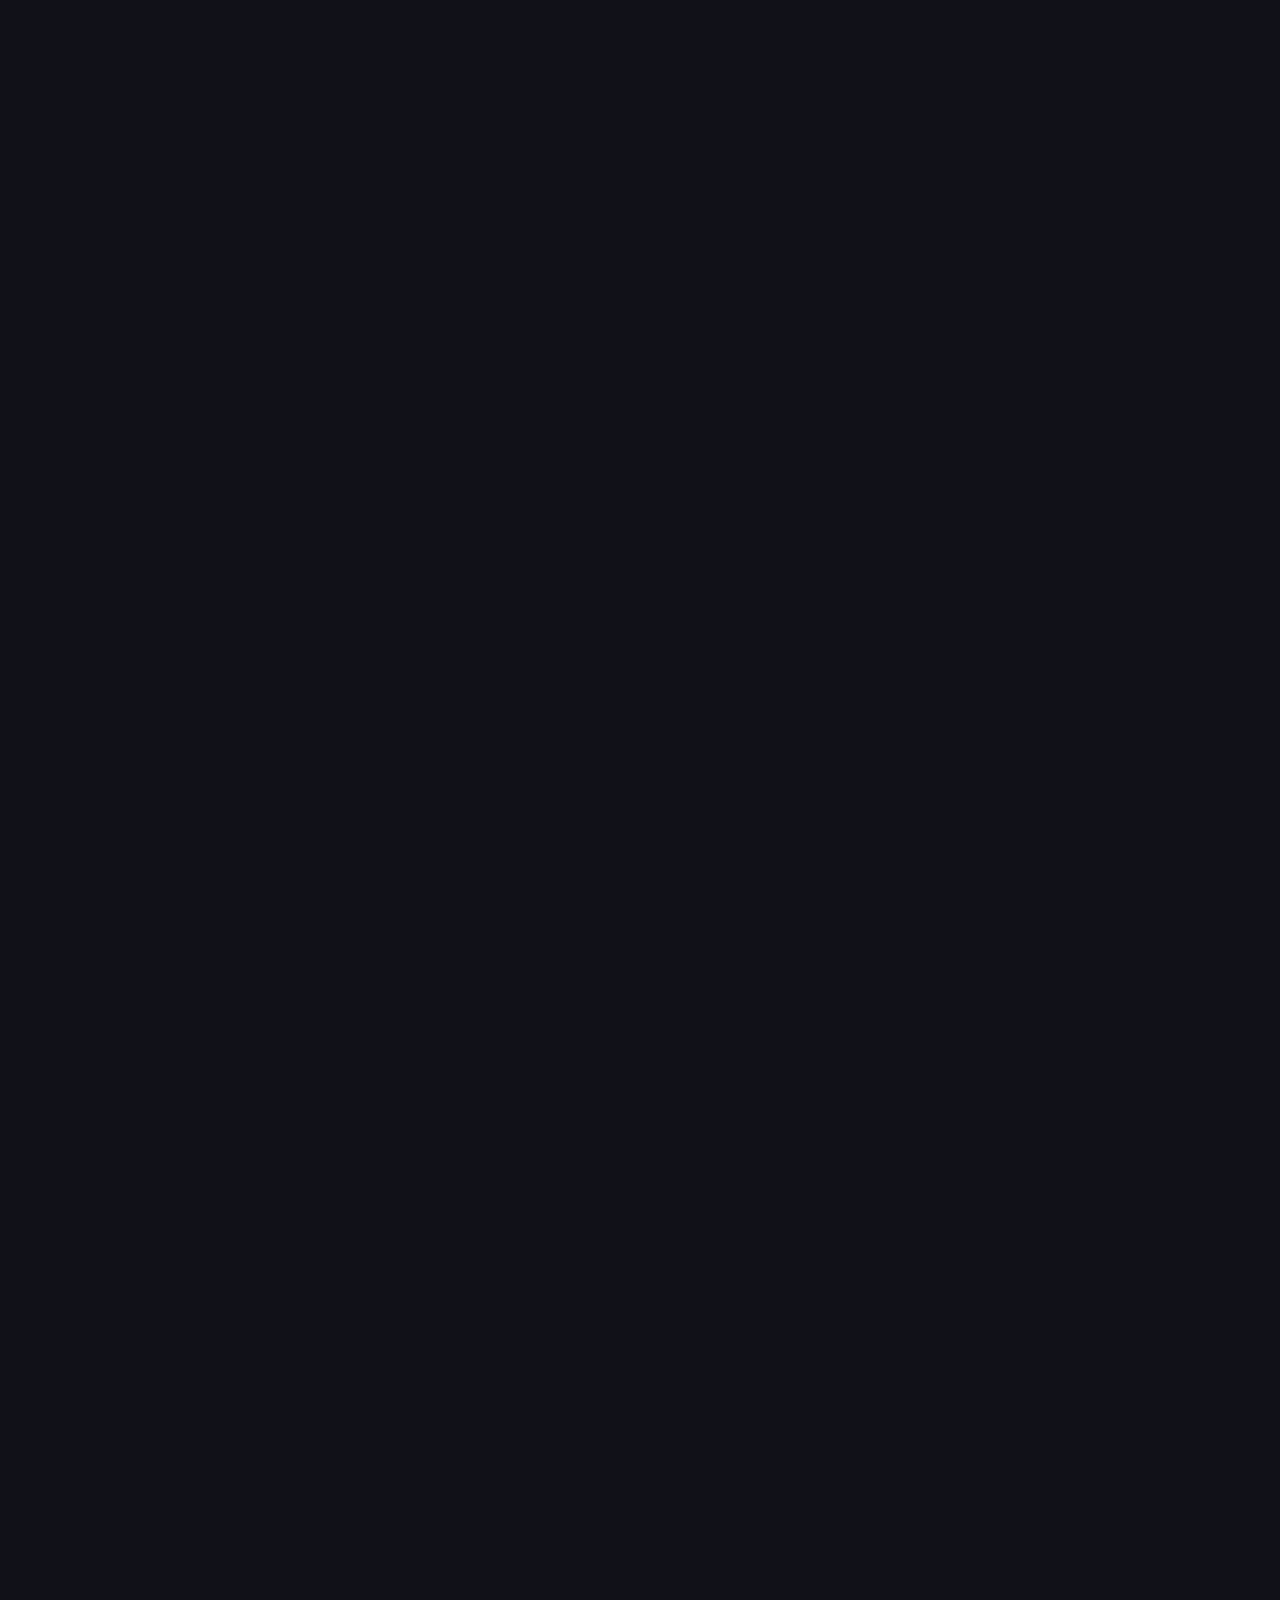
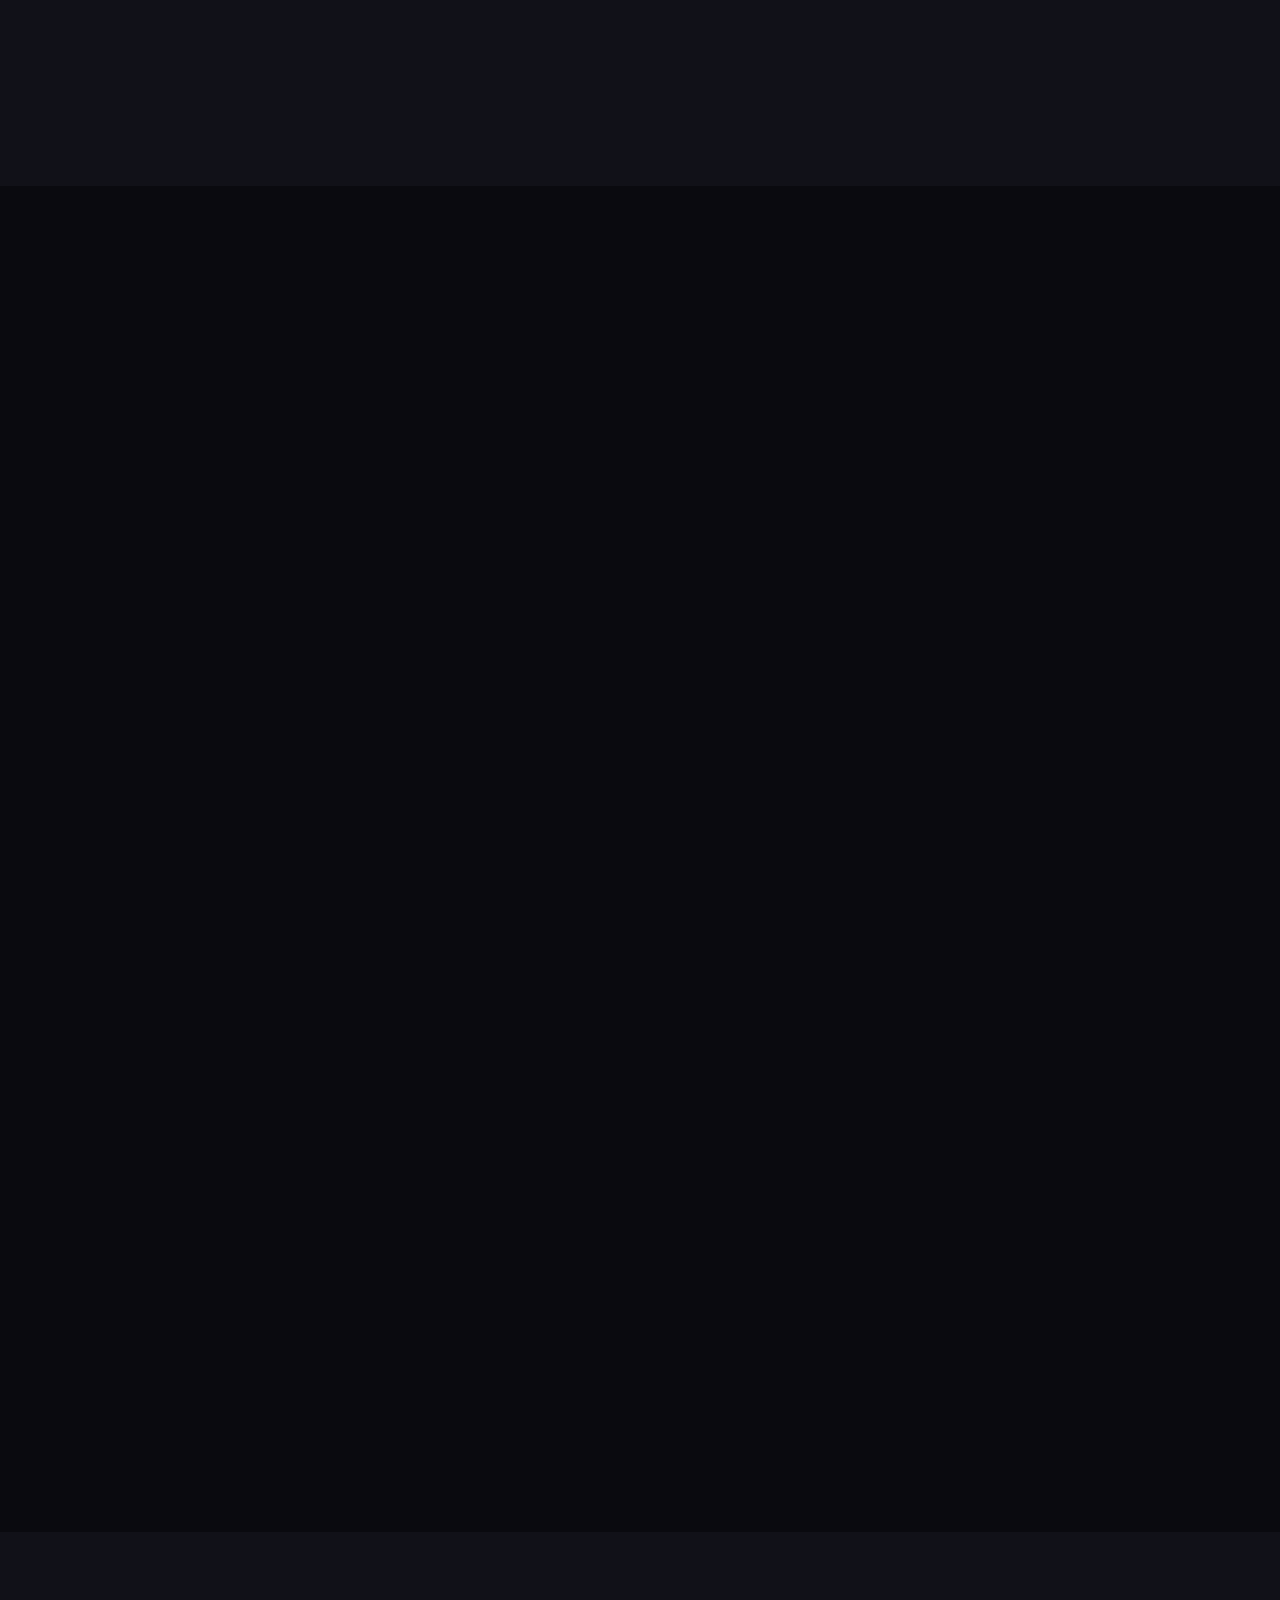
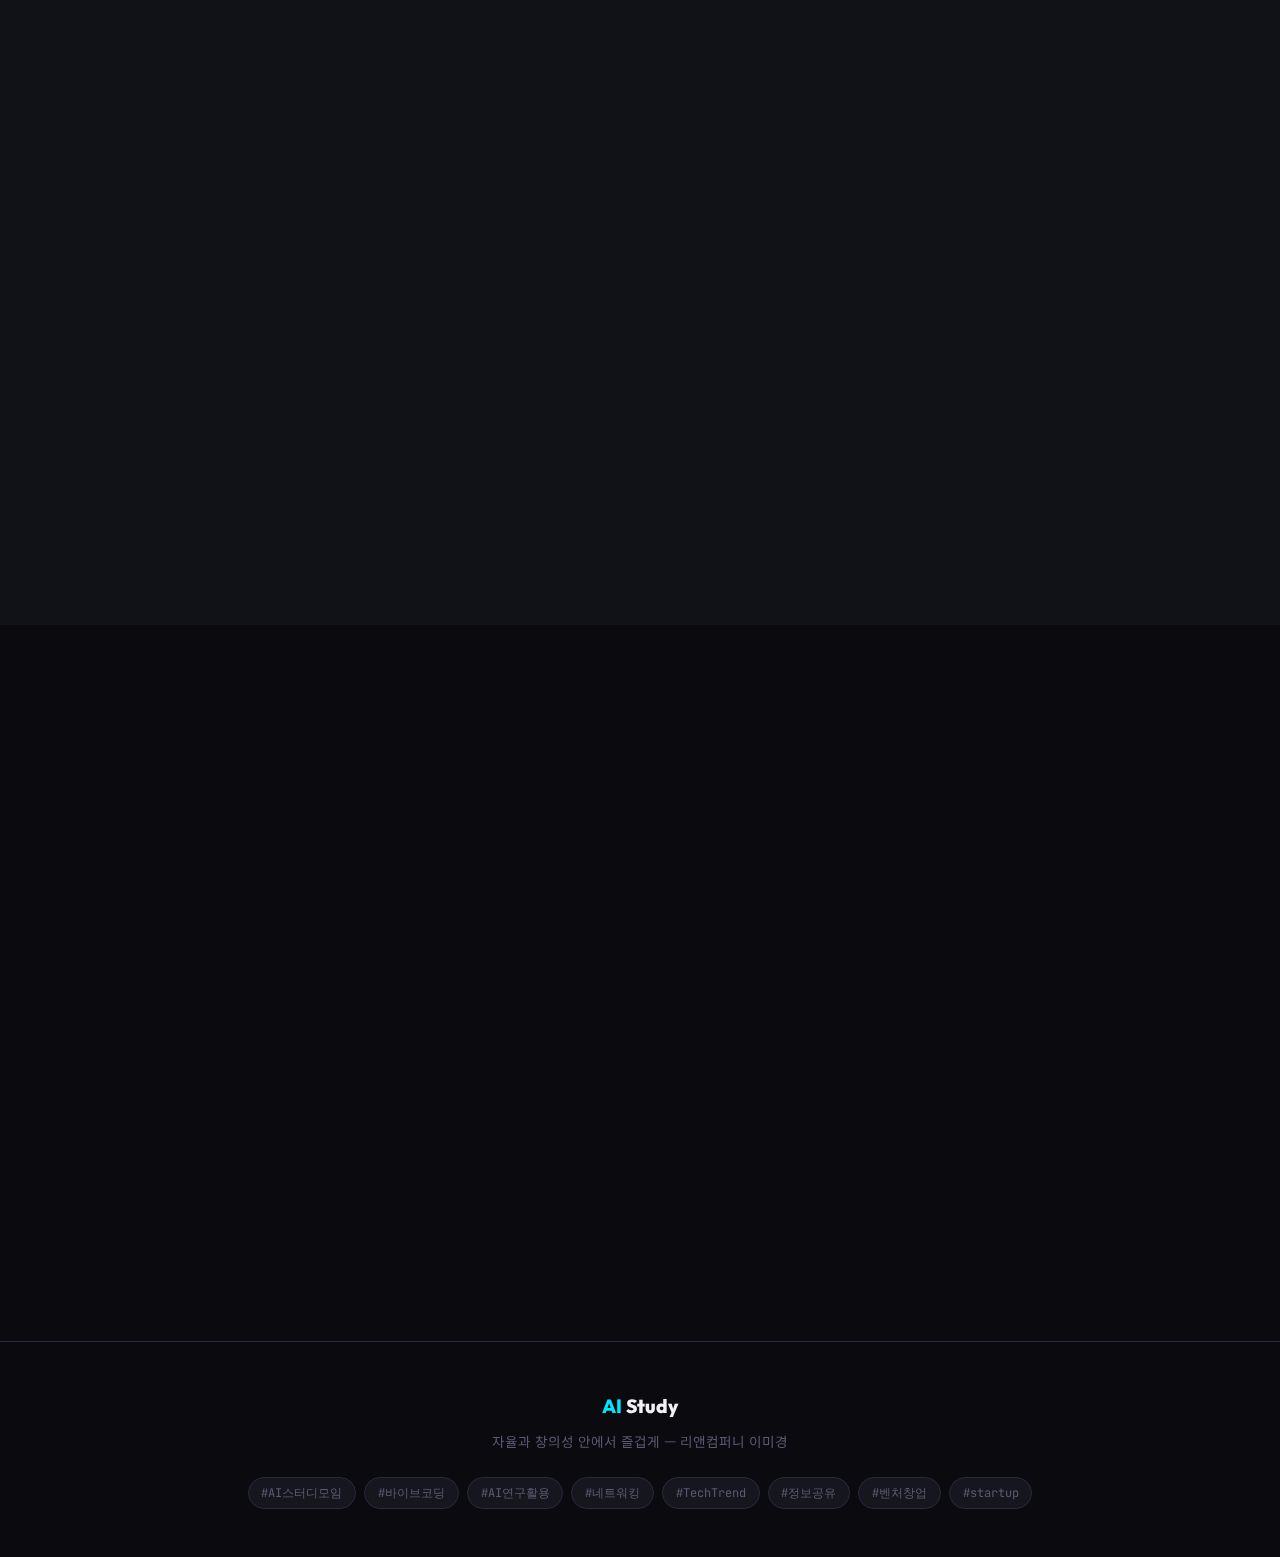
<file: ai-study-circle.html>
<!DOCTYPE html>
<html lang="ko">
<head>
    <meta charset="UTF-8">
    <meta name="viewport" content="width=device-width, initial-scale=1.0">
    <title>AI Study — 바이브코딩 & AI 활용 스터디 모임</title>
    <link href="https://fonts.googleapis.com/css2?family=Outfit:wght@300;400;500;600;700;800;900&family=Noto+Sans+KR:wght@300;400;500;600;700;800;900&family=JetBrains+Mono:wght@400;500;600;700&display=swap" rel="stylesheet">
    <style>
        :root {
            --bg-primary: #0a0a0f;
            --bg-secondary: #111118;
            --bg-card: #16161f;
            --bg-card-hover: #1c1c28;
            --accent-cyan: #00e5ff;
            --accent-blue: #4d7cff;
            --accent-purple: #a855f7;
            --accent-pink: #ff3d8b;
            --accent-green: #10b981;
            --accent-orange: #f59e0b;
            --text-primary: #f0f0f5;
            --text-secondary: #9898b0;
            --text-muted: #5a5a72;
            --border: #2a2a3a;
            --glow-cyan: rgba(0, 229, 255, 0.15);
            --glow-blue: rgba(77, 124, 255, 0.15);
        }

        * {
            margin: 0;
            padding: 0;
            box-sizing: border-box;
        }

        html {
            scroll-behavior: smooth;
        }

        body {
            font-family: 'Noto Sans KR', 'Outfit', sans-serif;
            background: var(--bg-primary);
            color: var(--text-primary);
            overflow-x: hidden;
            line-height: 1.7;
        }

        /* ========== ANIMATED BACKGROUND ========== */
        .bg-grid {
            position: fixed;
            top: 0; left: 0;
            width: 100%; height: 100%;
            z-index: 0;
            pointer-events: none;
            background-image:
                linear-gradient(rgba(0, 229, 255, 0.03) 1px, transparent 1px),
                linear-gradient(90deg, rgba(0, 229, 255, 0.03) 1px, transparent 1px);
            background-size: 60px 60px;
        }

        .bg-orb {
            position: fixed;
            border-radius: 50%;
            filter: blur(120px);
            z-index: 0;
            pointer-events: none;
            animation: orbFloat 20s ease-in-out infinite;
        }

        .bg-orb-1 {
            width: 600px; height: 600px;
            background: radial-gradient(circle, rgba(0, 229, 255, 0.08), transparent 70%);
            top: -200px; right: -200px;
        }

        .bg-orb-2 {
            width: 500px; height: 500px;
            background: radial-gradient(circle, rgba(168, 85, 247, 0.06), transparent 70%);
            bottom: -150px; left: -150px;
            animation-delay: -10s;
        }

        .bg-orb-3 {
            width: 400px; height: 400px;
            background: radial-gradient(circle, rgba(77, 124, 255, 0.06), transparent 70%);
            top: 50%; left: 50%;
            transform: translate(-50%, -50%);
            animation-delay: -5s;
        }

        @keyframes orbFloat {
            0%, 100% { transform: translate(0, 0); }
            25% { transform: translate(30px, -40px); }
            50% { transform: translate(-20px, 30px); }
            75% { transform: translate(40px, 20px); }
        }

        /* ========== NAV ========== */
        nav {
            position: fixed;
            top: 0; left: 0;
            width: 100%;
            z-index: 1000;
            padding: 1rem 2rem;
            background: rgba(10, 10, 15, 0.8);
            backdrop-filter: blur(20px);
            border-bottom: 1px solid rgba(42, 42, 58, 0.5);
            transition: all 0.3s ease;
        }

        .nav-inner {
            max-width: 1200px;
            margin: 0 auto;
            display: flex;
            justify-content: space-between;
            align-items: center;
        }

        .nav-logo {
            font-family: 'Outfit', sans-serif;
            font-weight: 800;
            font-size: 1.4rem;
            letter-spacing: -0.5px;
            display: flex;
            align-items: center;
            gap: 0.5rem;
        }

        .nav-logo .ai {
            color: var(--accent-cyan);
            text-shadow: 0 0 20px rgba(0, 229, 255, 0.4);
        }

        .nav-logo .sc {
            color: var(--text-primary);
        }

        .nav-links {
            display: flex;
            gap: 2rem;
            list-style: none;
        }

        .nav-links a {
            color: var(--text-secondary);
            text-decoration: none;
            font-size: 0.9rem;
            font-weight: 500;
            transition: color 0.3s ease;
            position: relative;
        }

        .nav-links a:hover {
            color: var(--accent-cyan);
        }

        .nav-links a::after {
            content: '';
            position: absolute;
            bottom: -4px; left: 0;
            width: 0; height: 2px;
            background: var(--accent-cyan);
            transition: width 0.3s ease;
        }

        .nav-links a:hover::after {
            width: 100%;
        }

        .nav-cta {
            padding: 0.5rem 1.2rem;
            background: linear-gradient(135deg, var(--accent-cyan), var(--accent-blue));
            color: var(--bg-primary) !important;
            border-radius: 8px;
            font-weight: 700 !important;
            font-size: 0.85rem;
        }

        .nav-cta:hover {
            color: var(--bg-primary) !important;
            box-shadow: 0 0 25px rgba(0, 229, 255, 0.3);
        }

        .nav-cta::after { display: none !important; }

        .mobile-menu-btn {
            display: none;
            background: none;
            border: none;
            color: var(--text-primary);
            font-size: 1.5rem;
            cursor: pointer;
        }

        /* ========== HERO ========== */
        .hero {
            position: relative;
            z-index: 1;
            min-height: 100vh;
            display: flex;
            align-items: center;
            padding: 8rem 2rem 4rem;
        }

        .hero-inner {
            max-width: 1200px;
            margin: 0 auto;
            width: 100%;
        }

        .hero-badge {
            display: inline-flex;
            align-items: center;
            gap: 0.5rem;
            padding: 0.4rem 1rem;
            background: rgba(0, 229, 255, 0.08);
            border: 1px solid rgba(0, 229, 255, 0.2);
            border-radius: 100px;
            font-size: 0.85rem;
            color: var(--accent-cyan);
            margin-bottom: 2rem;
            animation: fadeInUp 0.8s ease forwards;
        }

        .hero-badge .dot {
            width: 8px; height: 8px;
            background: var(--accent-cyan);
            border-radius: 50%;
            animation: pulse 2s ease-in-out infinite;
        }

        @keyframes pulse {
            0%, 100% { opacity: 1; transform: scale(1); }
            50% { opacity: 0.5; transform: scale(0.8); }
        }

        .hero h1 {
            font-family: 'Outfit', sans-serif;
            font-size: clamp(3rem, 7vw, 5.5rem);
            font-weight: 900;
            line-height: 1.1;
            letter-spacing: -2px;
            margin-bottom: 1.5rem;
            animation: fadeInUp 0.8s ease 0.2s forwards;
            opacity: 0;
        }

        .hero h1 .gradient {
            background: linear-gradient(135deg, var(--accent-cyan), var(--accent-blue), var(--accent-purple));
            -webkit-background-clip: text;
            -webkit-text-fill-color: transparent;
            background-clip: text;
        }

        .hero-subtitle {
            font-size: 1.25rem;
            color: var(--text-secondary);
            max-width: 600px;
            line-height: 1.8;
            margin-bottom: 2.5rem;
            animation: fadeInUp 0.8s ease 0.4s forwards;
            opacity: 0;
        }

        .hero-actions {
            display: flex;
            gap: 1rem;
            flex-wrap: wrap;
            animation: fadeInUp 0.8s ease 0.6s forwards;
            opacity: 0;
        }

        .btn-primary {
            display: inline-flex;
            align-items: center;
            gap: 0.5rem;
            padding: 0.9rem 2rem;
            background: linear-gradient(135deg, var(--accent-cyan), var(--accent-blue));
            color: var(--bg-primary);
            font-weight: 700;
            font-size: 1rem;
            border: none;
            border-radius: 12px;
            cursor: pointer;
            text-decoration: none;
            transition: all 0.3s ease;
        }

        .btn-primary:hover {
            transform: translateY(-2px);
            box-shadow: 0 10px 40px rgba(0, 229, 255, 0.3);
        }

        .btn-secondary {
            display: inline-flex;
            align-items: center;
            gap: 0.5rem;
            padding: 0.9rem 2rem;
            background: transparent;
            color: var(--text-primary);
            font-weight: 600;
            font-size: 1rem;
            border: 1px solid var(--border);
            border-radius: 12px;
            cursor: pointer;
            text-decoration: none;
            transition: all 0.3s ease;
        }

        .btn-secondary:hover {
            border-color: var(--accent-cyan);
            background: rgba(0, 229, 255, 0.05);
            transform: translateY(-2px);
        }

        .hero-stats {
            display: flex;
            gap: 3rem;
            margin-top: 4rem;
            padding-top: 3rem;
            border-top: 1px solid var(--border);
            animation: fadeInUp 0.8s ease 0.8s forwards;
            opacity: 0;
        }

        .hero-stat .number {
            font-family: 'Outfit', sans-serif;
            font-size: 2.5rem;
            font-weight: 800;
            color: var(--accent-cyan);
            line-height: 1;
        }

        .hero-stat .label {
            font-size: 0.85rem;
            color: var(--text-muted);
            margin-top: 0.3rem;
        }

        @keyframes fadeInUp {
            from { opacity: 0; transform: translateY(30px); }
            to { opacity: 1; transform: translateY(0); }
        }

        /* ========== SECTIONS COMMON ========== */
        section {
            position: relative;
            z-index: 1;
            padding: 6rem 2rem;
        }

        .section-inner {
            max-width: 1200px;
            margin: 0 auto;
        }

        .section-label {
            font-family: 'JetBrains Mono', monospace;
            font-size: 0.8rem;
            color: var(--accent-cyan);
            text-transform: uppercase;
            letter-spacing: 3px;
            margin-bottom: 1rem;
        }

        .section-title {
            font-family: 'Outfit', sans-serif;
            font-size: clamp(2rem, 4vw, 3rem);
            font-weight: 800;
            letter-spacing: -1px;
            margin-bottom: 1rem;
        }

        .section-desc {
            font-size: 1.1rem;
            color: var(--text-secondary);
            max-width: 600px;
            margin-bottom: 3rem;
        }

        /* ========== ABOUT ========== */
        .about-grid {
            display: grid;
            grid-template-columns: 1fr 1fr;
            gap: 3rem;
            align-items: center;
        }

        .about-text p {
            color: var(--text-secondary);
            margin-bottom: 1.5rem;
            font-size: 1.05rem;
        }

        .about-text .highlight {
            color: var(--accent-cyan);
            font-weight: 600;
        }

        .about-values {
            display: flex;
            flex-direction: column;
            gap: 1rem;
        }

        .value-item {
            display: flex;
            align-items: center;
            gap: 1rem;
            padding: 1.2rem 1.5rem;
            background: var(--bg-card);
            border: 1px solid var(--border);
            border-radius: 16px;
            transition: all 0.3s ease;
        }

        .value-item:hover {
            border-color: var(--accent-cyan);
            background: var(--bg-card-hover);
            transform: translateX(8px);
        }

        .value-icon {
            width: 48px; height: 48px;
            border-radius: 12px;
            display: flex;
            align-items: center;
            justify-content: center;
            font-size: 1.4rem;
            flex-shrink: 0;
        }

        .value-item:nth-child(1) .value-icon { background: rgba(0, 229, 255, 0.1); }
        .value-item:nth-child(2) .value-icon { background: rgba(168, 85, 247, 0.1); }
        .value-item:nth-child(3) .value-icon { background: rgba(245, 158, 11, 0.1); }
        .value-item:nth-child(4) .value-icon { background: rgba(16, 185, 129, 0.1); }

        .value-content h4 {
            font-size: 1rem;
            font-weight: 700;
            margin-bottom: 0.2rem;
        }

        .value-content p {
            font-size: 0.85rem;
            color: var(--text-muted);
        }

        /* ========== ACTIVITIES ========== */
        .activities-grid {
            display: grid;
            grid-template-columns: repeat(3, 1fr);
            gap: 1.5rem;
        }

        .activity-card {
            padding: 2rem;
            background: var(--bg-card);
            border: 1px solid var(--border);
            border-radius: 20px;
            transition: all 0.4s ease;
            position: relative;
            overflow: hidden;
        }

        .activity-card::before {
            content: '';
            position: absolute;
            top: 0; left: 0;
            width: 100%; height: 3px;
            background: linear-gradient(90deg, var(--accent-cyan), var(--accent-blue));
            opacity: 0;
            transition: opacity 0.3s ease;
        }

        .activity-card:hover {
            border-color: rgba(0, 229, 255, 0.3);
            background: var(--bg-card-hover);
            transform: translateY(-4px);
            box-shadow: 0 20px 60px rgba(0, 0, 0, 0.3);
        }

        .activity-card:hover::before {
            opacity: 1;
        }

        .activity-emoji {
            font-size: 2rem;
            margin-bottom: 1rem;
        }

        .activity-card h3 {
            font-size: 1.1rem;
            font-weight: 700;
            margin-bottom: 0.5rem;
        }

        .activity-card p {
            font-size: 0.9rem;
            color: var(--text-secondary);
            line-height: 1.6;
        }

        .activity-tag {
            display: inline-block;
            margin-top: 1rem;
            padding: 0.2rem 0.6rem;
            font-size: 0.7rem;
            font-family: 'JetBrains Mono', monospace;
            border-radius: 6px;
            background: rgba(0, 229, 255, 0.08);
            color: var(--accent-cyan);
            border: 1px solid rgba(0, 229, 255, 0.15);
        }

        /* ========== MEMBER TYPES ========== */
        .members-section {
            background: var(--bg-secondary);
        }

        .member-types {
            display: grid;
            grid-template-columns: repeat(5, 1fr);
            gap: 1.2rem;
        }

        .member-type {
            text-align: center;
            padding: 2rem 1.2rem;
            background: var(--bg-card);
            border: 1px solid var(--border);
            border-radius: 20px;
            transition: all 0.3s ease;
        }

        .member-type:hover {
            transform: translateY(-6px);
            border-color: var(--accent-cyan);
            box-shadow: 0 15px 40px rgba(0, 0, 0, 0.3);
        }

        .member-type .emoji {
            font-size: 2.5rem;
            margin-bottom: 1rem;
        }

        .member-type h4 {
            font-size: 0.95rem;
            font-weight: 700;
            margin-bottom: 0.4rem;
        }

        .member-type p {
            font-size: 0.8rem;
            color: var(--text-muted);
            line-height: 1.5;
        }

        /* ========== SCHEDULE ========== */
        .schedule-card {
            background: linear-gradient(135deg, rgba(0, 229, 255, 0.05), rgba(77, 124, 255, 0.05));
            border: 1px solid rgba(0, 229, 255, 0.15);
            border-radius: 24px;
            padding: 3rem;
            display: grid;
            grid-template-columns: 1fr 1fr;
            gap: 3rem;
            align-items: center;
        }

        .schedule-highlight {
            text-align: center;
        }

        .schedule-date-label {
            font-family: 'JetBrains Mono', monospace;
            font-size: 0.8rem;
            color: var(--accent-cyan);
            text-transform: uppercase;
            letter-spacing: 3px;
            margin-bottom: 1rem;
        }

        .schedule-date {
            font-family: 'Outfit', sans-serif;
            font-size: 4rem;
            font-weight: 900;
            line-height: 1.1;
            margin-bottom: 0.5rem;
        }

        .schedule-date .month {
            color: var(--accent-cyan);
        }

        .schedule-time {
            font-size: 1.5rem;
            font-weight: 600;
            color: var(--text-secondary);
            margin-bottom: 1rem;
        }

        .schedule-badge {
            display: inline-block;
            padding: 0.4rem 1rem;
            background: var(--accent-cyan);
            color: var(--bg-primary);
            font-weight: 700;
            font-size: 0.85rem;
            border-radius: 8px;
        }

        .schedule-details h3 {
            font-size: 1.3rem;
            font-weight: 700;
            margin-bottom: 1.5rem;
        }

        .schedule-info {
            display: flex;
            flex-direction: column;
            gap: 1rem;
        }

        .schedule-info-item {
            display: flex;
            align-items: flex-start;
            gap: 1rem;
        }

        .schedule-info-icon {
            width: 40px; height: 40px;
            background: var(--bg-card);
            border-radius: 10px;
            display: flex;
            align-items: center;
            justify-content: center;
            font-size: 1.1rem;
            flex-shrink: 0;
        }

        .schedule-info-text .info-label {
            font-size: 0.75rem;
            color: var(--text-muted);
            text-transform: uppercase;
            letter-spacing: 1px;
        }

        .schedule-info-text .info-value {
            font-weight: 600;
            font-size: 0.95rem;
        }

        .schedule-info-text .info-value a {
            color: var(--accent-cyan);
            text-decoration: none;
        }

        .schedule-info-text .info-value a:hover {
            text-decoration: underline;
        }

        /* ========== TIMELINE ========== */
        .timeline {
            position: relative;
            padding-left: 3rem;
            margin-top: 3rem;
        }

        .timeline::before {
            content: '';
            position: absolute;
            left: 12px; top: 0;
            width: 2px; height: 100%;
            background: linear-gradient(to bottom, var(--accent-cyan), var(--accent-purple));
            opacity: 0.3;
        }

        .timeline-item {
            position: relative;
            margin-bottom: 2.5rem;
            padding-left: 1.5rem;
        }

        .timeline-item::before {
            content: '';
            position: absolute;
            left: -2.48rem; top: 8px;
            width: 12px; height: 12px;
            background: var(--accent-cyan);
            border-radius: 50%;
            box-shadow: 0 0 15px rgba(0, 229, 255, 0.4);
        }

        .timeline-item .tl-date {
            font-family: 'JetBrains Mono', monospace;
            font-size: 0.8rem;
            color: var(--accent-cyan);
            margin-bottom: 0.3rem;
        }

        .timeline-item h4 {
            font-size: 1.1rem;
            font-weight: 700;
            margin-bottom: 0.3rem;
        }

        .timeline-item p {
            font-size: 0.9rem;
            color: var(--text-secondary);
        }

        /* ========== LOCATION ========== */
        .location-section {
            background: var(--bg-secondary);
        }

        .location-grid {
            display: grid;
            grid-template-columns: 1fr 1fr;
            gap: 2rem;
        }

        .location-card {
            padding: 2rem;
            background: var(--bg-card);
            border: 1px solid var(--border);
            border-radius: 20px;
            transition: all 0.3s ease;
        }

        .location-card.primary {
            border-color: rgba(0, 229, 255, 0.3);
            background: linear-gradient(135deg, rgba(0, 229, 255, 0.03), rgba(77, 124, 255, 0.03));
        }

        .location-card .loc-badge {
            display: inline-block;
            padding: 0.2rem 0.6rem;
            font-size: 0.7rem;
            font-family: 'JetBrains Mono', monospace;
            border-radius: 6px;
            margin-bottom: 1rem;
        }

        .location-card.primary .loc-badge {
            background: rgba(0, 229, 255, 0.1);
            color: var(--accent-cyan);
        }

        .location-card.secondary .loc-badge {
            background: rgba(168, 85, 247, 0.1);
            color: var(--accent-purple);
        }

        .location-card h3 {
            font-size: 1.3rem;
            font-weight: 700;
            margin-bottom: 0.5rem;
        }

        .location-card .loc-address {
            font-size: 0.9rem;
            color: var(--text-secondary);
            margin-bottom: 1rem;
        }

        .location-card .loc-link {
            display: inline-flex;
            align-items: center;
            gap: 0.4rem;
            color: var(--accent-cyan);
            text-decoration: none;
            font-size: 0.9rem;
            font-weight: 600;
        }

        .location-card .loc-link:hover {
            text-decoration: underline;
        }

        .location-card .loc-note {
            margin-top: 1rem;
            padding: 0.8rem 1rem;
            background: rgba(0, 229, 255, 0.05);
            border-radius: 10px;
            font-size: 0.85rem;
            color: var(--text-secondary);
        }

        /* ========== JOIN / CTA ========== */
        .join-section {
            text-align: center;
            padding: 8rem 2rem;
        }

        .join-section .section-title {
            font-size: clamp(2.5rem, 5vw, 3.5rem);
            margin-bottom: 1.5rem;
        }

        .join-section .section-desc {
            max-width: 600px;
            margin: 0 auto 3rem;
        }

        .join-methods {
            display: flex;
            justify-content: center;
            gap: 2rem;
            flex-wrap: wrap;
            margin-top: 3rem;
        }

        .join-method {
            display: flex;
            align-items: center;
            gap: 1rem;
            padding: 1.2rem 2rem;
            background: var(--bg-card);
            border: 1px solid var(--border);
            border-radius: 16px;
            text-decoration: none;
            color: var(--text-primary);
            transition: all 0.3s ease;
        }

        .join-method:hover {
            border-color: var(--accent-cyan);
            transform: translateY(-4px);
            box-shadow: 0 15px 40px rgba(0, 0, 0, 0.3);
        }

        .join-method .jm-icon {
            font-size: 1.5rem;
        }

        .join-method .jm-label {
            font-size: 0.8rem;
            color: var(--text-muted);
        }

        .join-method .jm-value {
            font-weight: 700;
        }

        /* ========== FOOTER ========== */
        footer {
            position: relative;
            z-index: 1;
            padding: 3rem 2rem;
            border-top: 1px solid var(--border);
            text-align: center;
        }

        .footer-inner {
            max-width: 1200px;
            margin: 0 auto;
        }

        .footer-logo {
            font-family: 'Outfit', sans-serif;
            font-weight: 800;
            font-size: 1.2rem;
            margin-bottom: 0.5rem;
        }

        .footer-logo .ai { color: var(--accent-cyan); }

        .footer-text {
            font-size: 0.85rem;
            color: var(--text-muted);
        }

        .footer-tags {
            margin-top: 1.5rem;
            display: flex;
            justify-content: center;
            gap: 0.5rem;
            flex-wrap: wrap;
        }

        .footer-tag {
            padding: 0.3rem 0.8rem;
            background: var(--bg-card);
            border: 1px solid var(--border);
            border-radius: 100px;
            font-size: 0.75rem;
            color: var(--text-muted);
            font-family: 'JetBrains Mono', monospace;
        }

        /* ========== SCROLL ANIMATION ========== */
        .reveal {
            opacity: 0;
            transform: translateY(40px);
            transition: all 0.8s cubic-bezier(0.16, 1, 0.3, 1);
        }

        .reveal.visible {
            opacity: 1;
            transform: translateY(0);
        }

        /* ========== RESPONSIVE ========== */
        @media (max-width: 1024px) {
            .activities-grid { grid-template-columns: repeat(2, 1fr); }
            .member-types { grid-template-columns: repeat(3, 1fr); }
            .schedule-card { grid-template-columns: 1fr; }
        }

        @media (max-width: 768px) {
            .nav-links { display: none; }
            .mobile-menu-btn { display: block; }

            .hero { padding: 7rem 1.5rem 3rem; }
            .hero-stats { gap: 1.5rem; }
            .hero-stat .number { font-size: 1.8rem; }

            .about-grid { grid-template-columns: 1fr; }
            .activities-grid { grid-template-columns: 1fr; }
            .member-types { grid-template-columns: repeat(2, 1fr); }
            .schedule-card { padding: 2rem; }
            .schedule-date { font-size: 2.5rem; }
            .location-grid { grid-template-columns: 1fr; }
            .join-methods { flex-direction: column; align-items: center; }
        }

        @media (max-width: 480px) {
            .member-types { grid-template-columns: 1fr; }
            .hero-stats { flex-direction: column; gap: 1rem; }
        }
    </style>
</head>
<body>
    <!-- Background Effects -->
    <div class="bg-grid"></div>
    <div class="bg-orb bg-orb-1"></div>
    <div class="bg-orb bg-orb-2"></div>
    <div class="bg-orb bg-orb-3"></div>

    <!-- Navigation -->
    <nav>
        <div class="nav-inner">
            <div class="nav-logo">
                <span class="ai">AI</span>
                <span class="sc">Study</span>
            </div>
            <ul class="nav-links">
                <li><a href="#about">소개</a></li>
                <li><a href="#activities">활동</a></li>
                <li><a href="#schedule">일정</a></li>
                <li><a href="#location">장소</a></li>
                <li><a href="#join" class="nav-cta">참여 신청 →</a></li>
            </ul>
            <button class="mobile-menu-btn" onclick="document.querySelector('.nav-links').classList.toggle('show')">☰</button>
        </div>
    </nav>

    <!-- Hero -->
    <section class="hero">
        <div class="hero-inner">
            <div class="hero-badge">
                <span class="dot"></span>
                멤버 모집 중 — 누구나 참여 가능
            </div>

            <h1>
                자유롭지만 스마트하게<br>
                <span class="gradient">AI로 만들어내는 모임</span>
            </h1>

            <p class="hero-subtitle">
                바이브 코딩, AI 활용, 테크 트렌드, 경제 전망까지 —<br>
                함께 배우고, 만들고, 공유하는 장벽 없는 스터디 모임
            </p>

            <div class="hero-actions">
                <a href="#join" class="btn-primary">참여 신청하기 →</a>
                <a href="#about" class="btn-secondary">더 알아보기</a>
            </div>

            <div class="hero-stats">
                <div class="hero-stat">
                    <div class="number">30+</div>
                    <div class="label">관심 멤버</div>
                </div>
                <div class="hero-stat">
                    <div class="number">9</div>
                    <div class="label">활동 분야</div>
                </div>
                <div class="hero-stat">
                    <div class="number">격주 1회</div>
                    <div class="label">정기 모임</div>
                </div>
                <div class="hero-stat">
                    <div class="number">∞</div>
                    <div class="label">가능성</div>
                </div>
            </div>
        </div>
    </section>

    <!-- About -->
    <section id="about">
        <div class="section-inner">
            <div class="about-grid reveal">
                <div class="about-text">
                    <div class="section-label">// ABOUT</div>
                    <h2 class="section-title">AI Study은<br>이런 모임입니다</h2>
                    <p>
                        매일 쏟아지는 AI 관련 정보들을 <span class="highlight">선별하고 공유</span>하며,
                        실제 바이브 코딩을 실행하고 검토해보면서 서로에게 도움이 되는
                        유용한 방향을 찾기 위한 <span class="highlight">오픈된 모임</span>입니다.
                    </p>
                    <p>
                        AI 및 관련 Tech Trend에 관심 있으신 분들은 누구나 편하게 참석 가능하며,
                        <span class="highlight">장벽 없는 모임</span>을 지향합니다.
                        룰보다는 자율성에 초점을 두고, 오픈마인드와 유연함에
                        진정성을 담아 꾸준히 이어가는 커뮤니티입니다.
                    </p>
                </div>

                <div class="about-values">
                    <div class="value-item">
                        <div class="value-icon">🎯</div>
                        <div class="value-content">
                            <h4>결과를 만들어내는 모임</h4>
                            <p>매 모임마다 무엇이든 결과물이 나오는 실전형 스터디</p>
                        </div>
                    </div>
                    <div class="value-item">
                        <div class="value-icon">🤝</div>
                        <div class="value-content">
                            <h4>자율과 유연함</h4>
                            <p>격주 참석 의무 없이, 가능한 일정에 자유롭게 참여</p>
                        </div>
                    </div>
                    <div class="value-item">
                        <div class="value-icon">🌍</div>
                        <div class="value-content">
                            <h4>장벽 없는 참여</h4>
                            <p>남녀노소 누구나, 해외에서도 참여 가능한 열린 구조</p>
                        </div>
                    </div>
                    <div class="value-item">
                        <div class="value-icon">💡</div>
                        <div class="value-content">
                            <h4>오픈마인드 + 진정성</h4>
                            <p>2~3명이라도 모이면 무조건 진행하는 실행력</p>
                        </div>
                    </div>
                </div>
            </div>
        </div>
    </section>

    <!-- Activities -->
    <section id="activities" class="activities-section" style="background: var(--bg-secondary);">
        <div class="section-inner">
            <div class="section-label reveal">// ACTIVITIES</div>
            <h2 class="section-title reveal">9가지 활동 영역</h2>
            <p class="section-desc reveal">관심 분야에 따라 자유롭게 참여하고, 다양한 영역을 넘나들며 배울 수 있습니다.</p>

            <div class="activities-grid">
                <div class="activity-card reveal">
                    <div class="activity-emoji">⌨️</div>
                    <h3>바이브 코딩 / 개발</h3>
                    <p>AI와 함께하는 코딩으로 아이디어를 실제 서비스로 만들어봅니다</p>
                    <span class="activity-tag">MAKING</span>
                </div>
                <div class="activity-card reveal">
                    <div class="activity-emoji">🚀</div>
                    <h3>앱/웹 서비스 기획 & 런칭</h3>
                    <p>아이디어부터 실제 런칭까지, 서비스를 세상에 내놓는 전 과정</p>
                    <span class="activity-tag">LAUNCH</span>
                </div>
                <div class="activity-card reveal">
                    <div class="activity-emoji">🤖</div>
                    <h3>AI 툴 활용 스터디</h3>
                    <p>ChatGPT, Claude, Gemini 등 최신 AI 도구들의 실전 활용법</p>
                    <span class="activity-tag">STUDY</span>
                </div>
                <div class="activity-card reveal">
                    <div class="activity-emoji">🎬</div>
                    <h3>콘텐츠 제작</h3>
                    <p>영상, 이미지, 자료 등 AI로 퀄리티 높은 콘텐츠를 만듭니다</p>
                    <span class="activity-tag">CREATE</span>
                </div>
                <div class="activity-card reveal">
                    <div class="activity-emoji">💼</div>
                    <h3>사업 아이디어 기획</h3>
                    <p>제안서, 사업계획서, 피치덱까지 AI와 함께 기획합니다</p>
                    <span class="activity-tag">BUSINESS</span>
                </div>
                <div class="activity-card reveal">
                    <div class="activity-emoji">📡</div>
                    <h3>Tech Trend & 정보 공유</h3>
                    <p>AI, 로봇, 최신 기술 동향을 선별하고 함께 나눕니다</p>
                    <span class="activity-tag">TREND</span>
                </div>
                <div class="activity-card reveal">
                    <div class="activity-emoji">📊</div>
                    <h3>경제전망 & 투자</h3>
                    <p>블록체인, 글로벌 경제 트렌드, 다각화 전략을 토론합니다</p>
                    <span class="activity-tag">INSIGHT</span>
                </div>
                <div class="activity-card reveal">
                    <div class="activity-emoji">📢</div>
                    <h3>AI 마케팅 & 브랜딩</h3>
                    <p>소셜 미디어 활용 포함, AI 기반 마케팅 전략을 연구합니다</p>
                    <span class="activity-tag">MARKETING</span>
                </div>
                <div class="activity-card reveal">
                    <div class="activity-emoji">☕</div>
                    <h3>네트워킹</h3>
                    <p>편하게 참가하며 다양한 분야의 사람들과 연결됩니다</p>
                    <span class="activity-tag">NETWORK</span>
                </div>
            </div>
        </div>
    </section>

    <!-- Member Types -->
    <section class="members-section">
        <div class="section-inner">
            <div class="section-label reveal">// MEMBERS</div>
            <h2 class="section-title reveal">어떤 분이든 환영합니다</h2>
            <p class="section-desc reveal">지금 나에게 가장 가까운 상태가 무엇이든, 여기에 자리가 있습니다.</p>

            <div class="member-types">
                <div class="member-type reveal">
                    <div class="emoji">🔥</div>
                    <h4>메이커</h4>
                    <p>당장 손으로 만들고<br>부딪히고 싶다</p>
                </div>
                <div class="member-type reveal">
                    <div class="emoji">📚</div>
                    <h4>러너</h4>
                    <p>배우면서 천천히<br>참여하고 싶다</p>
                </div>
                <div class="member-type reveal">
                    <div class="emoji">👀</div>
                    <h4>옵저버</h4>
                    <p>일단 분위기와<br>흐름을 보고 싶다</p>
                </div>
                <div class="member-type reveal">
                    <div class="emoji">🎤</div>
                    <h4>컨트리뷰터</h4>
                    <p>AI 지식을 공유하고<br>모임에 기여하고 싶다</p>
                </div>
                <div class="member-type reveal">
                    <div class="emoji">🚀</div>
                    <h4>쇼케이서</h4>
                    <p>개발한 서비스를<br>소개하고 싶다</p>
                </div>
            </div>
        </div>
    </section>

    <!-- Schedule -->
    <section id="schedule">
        <div class="section-inner">
            <div class="section-label reveal">// SCHEDULE</div>
            <h2 class="section-title reveal">다가오는 모임</h2>
            <p class="section-desc reveal">첫 모임을 시작으로, 설 이후 격주 1회 정기 모임으로 운영됩니다.</p>

            <div class="schedule-card reveal">
                <div class="schedule-highlight">
                    <div class="schedule-date-label">FIRST MEETUP</div>
                    <div class="schedule-date">
                        <span class="month">2.6</span> FRI
                    </div>
                    <div class="schedule-time">저녁 7:00 PM</div>
                    <span class="schedule-badge">✨ 1차 모임</span>
                </div>

                <div class="schedule-details">
                    <h3>1차 모임 상세 정보</h3>
                    <div class="schedule-info">
                        <div class="schedule-info-item">
                            <div class="schedule-info-icon">📍</div>
                            <div class="schedule-info-text">
                                <div class="info-label">장소</div>
                                <div class="info-value">옐로펀치 성수메사</div>
                            </div>
                        </div>
                        <div class="schedule-info-item">
                            <div class="schedule-info-icon">🗺️</div>
                            <div class="schedule-info-text">
                                <div class="info-label">주소</div>
                                <div class="info-value">성수일로 8길 5 A동 607호</div>
                            </div>
                        </div>
                        <div class="schedule-info-item">
                            <div class="schedule-info-icon">🔗</div>
                            <div class="schedule-info-text">
                                <div class="info-label">네이버 지도</div>
                                <div class="info-value"><a href="https://naver.me/5duYsK0I" target="_blank">지도에서 보기 →</a></div>
                            </div>
                        </div>
                        <div class="schedule-info-item">
                            <div class="schedule-info-icon">🥪</div>
                            <div class="schedule-info-text">
                                <div class="info-label">제공</div>
                                <div class="info-value">간단한 샌드위치 & 음료</div>
                            </div>
                        </div>
                    </div>
                </div>
            </div>

            <!-- Timeline -->
            <div class="timeline reveal">
                <div class="timeline-item">
                    <div class="tl-date">NOW</div>
                    <h4>멤버 모집 & 신청서 수합</h4>
                    <p>참가 신청서 작성 및 개별 DM 소통</p>
                </div>
                <div class="timeline-item">
                    <div class="tl-date">2025.02.06</div>
                    <h4>1차 모임 — 킥오프</h4>
                    <p>서로 안면 트기, 방향 설정, 첫 활동</p>
                </div>
                <div class="timeline-item">
                    <div class="tl-date">설 전</div>
                    <h4>1~2회 추가 모임</h4>
                    <p>초기 멤버 간 친밀도 형성</p>
                </div>
                <div class="timeline-item">
                    <div class="tl-date">설 이후</div>
                    <h4>격주 1회 정기 모임 전환</h4>
                    <p>꾸준한 학습과 프로젝트 진행</p>
                </div>
            </div>
        </div>
    </section>

    <!-- Location -->
    <section id="location" class="location-section">
        <div class="section-inner">
            <div class="section-label reveal">// LOCATION</div>
            <h2 class="section-title reveal">모임 장소</h2>
            <p class="section-desc reveal">유연하게, 다양한 장소를 활용합니다.</p>

            <div class="location-grid">
                <div class="location-card primary reveal">
                    <span class="loc-badge">메인 장소</span>
                    <h3>🟡 옐로펀치 성수메사</h3>
                    <p class="loc-address">성수일로 8길 5 A동 607호 (성수동2가 248-55)</p>
                    <a href="https://naver.me/5duYsK0I" target="_blank" class="loc-link">네이버 지도 →</a>
                    <div class="loc-note">
                        AI 연구, 바이브코딩, 서비스 개발/창업 모임, 네트워킹에 딱 맞는 공간
                    </div>
                </div>
                <div class="location-card secondary reveal">
                    <span class="loc-badge">보조 장소</span>
                    <h3>🏠 고척동 공간</h3>
                    <p class="loc-address">아담하고 포근한 공간 (격주 1회 활용 가능)</p>
                    <div class="loc-note" style="background: rgba(168, 85, 247, 0.05);">
                        기타: 강남역 부근 / 양재역 부근 공유오피스 (파이브스팟, 토즈 등) 활용 가능. 무상 제공 장소가 있으면 적극 활용
                    </div>
                </div>
            </div>
        </div>
    </section>

    <!-- Join CTA -->
    <section id="join" class="join-section">
        <div class="section-inner">
            <div class="section-label reveal">// JOIN US</div>
            <h2 class="section-title reveal">
                함께 시작해볼까요?
            </h2>
            <p class="section-desc reveal">
                AI 및 Tech Trend에 관심 있으신 분이라면 누구나 편하게 참여할 수 있습니다.
                둘 셋이라도 모여서 하면 더 재밌고 좋습니다.
            </p>

            <div class="hero-actions reveal" style="justify-content: center;">
                <a href="https://buly.kr/5fDxaSf" target="_blank" class="btn-primary">📝 참가 신청서 작성 →</a>
                <a href="mailto:wksun999@gmail.com" class="btn-secondary">✉️ 이메일 문의</a>
            </div>

            <div class="join-methods reveal">
                <div class="join-method">
                    <div class="jm-icon">💬</div>
                    <div>
                        <div class="jm-label">DM으로 문의</div>
                        <div class="jm-value">Facebook DM</div>
                    </div>
                </div>
                <div class="join-method">
                    <div class="jm-icon">✉️</div>
                    <div>
                        <div class="jm-label">이메일</div>
                        <div class="jm-value">wksun999@gmail.com</div>
                    </div>
                </div>
                <div class="join-method">
                    <div class="jm-icon">📋</div>
                    <div>
                        <div class="jm-label">원문 보기</div>
                        <div class="jm-value">Facebook 포스트</div>
                    </div>
                </div>
            </div>
        </div>
    </section>

    <!-- Footer -->
    <footer>
        <div class="footer-inner">
            <div class="footer-logo">
                <span class="ai">AI</span> Study
            </div>
            <p class="footer-text">자율과 창의성 안에서 즐겁게 — 리앤컴퍼니 이미경</p>
            <div class="footer-tags">
                <span class="footer-tag">#AI스터디모임</span>
                <span class="footer-tag">#바이브코딩</span>
                <span class="footer-tag">#AI연구활용</span>
                <span class="footer-tag">#네트워킹</span>
                <span class="footer-tag">#TechTrend</span>
                <span class="footer-tag">#정보공유</span>
                <span class="footer-tag">#벤처창업</span>
                <span class="footer-tag">#startup</span>
            </div>
        </div>
    </footer>

    <!-- Scroll Reveal Script -->
    <script>
        const reveals = document.querySelectorAll('.reveal');
        const observer = new IntersectionObserver((entries) => {
            entries.forEach(entry => {
                if (entry.isIntersecting) {
                    entry.target.classList.add('visible');
                }
            });
        }, {
            threshold: 0.1,
            rootMargin: '0px 0px -50px 0px'
        });

        reveals.forEach(el => observer.observe(el));

        // Stagger children animations
        document.querySelectorAll('.activities-grid .activity-card, .member-types .member-type').forEach((el, i) => {
            el.style.transitionDelay = `${i * 0.08}s`;
        });

        // Smooth nav background on scroll
        window.addEventListener('scroll', () => {
            const nav = document.querySelector('nav');
            if (window.scrollY > 50) {
                nav.style.background = 'rgba(10, 10, 15, 0.95)';
            } else {
                nav.style.background = 'rgba(10, 10, 15, 0.8)';
            }
        });
    </script>
</body>
</html>
</file>
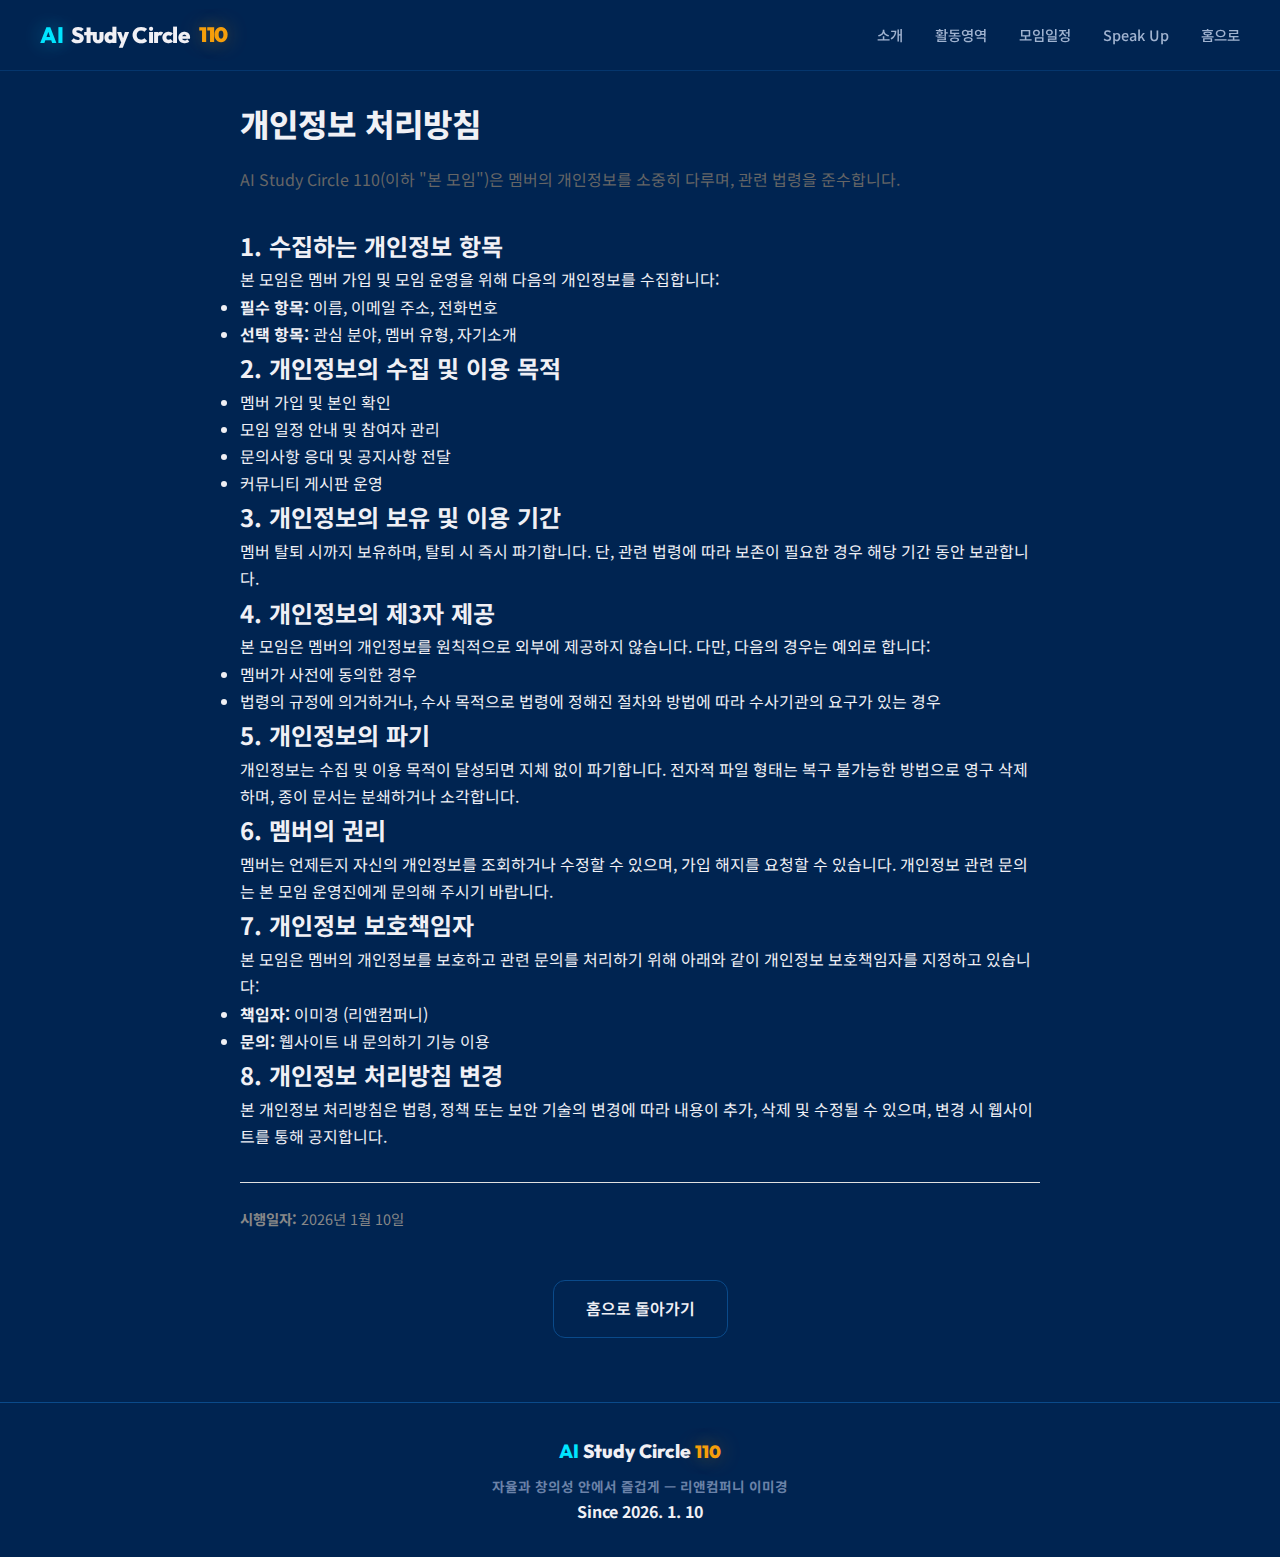
<file: privacy.html>
<!DOCTYPE html>
<html lang="ko">
<head>
    <meta charset="UTF-8">
    <meta name="viewport" content="width=device-width, initial-scale=1.0">
    <title>개인정보 처리방침 — AI Study Circle 110</title>
    <link href="https://fonts.googleapis.com/css2?family=Outfit:wght@300;400;500;600;700;800;900&family=Noto+Sans+KR:wght@300;400;500;600;700;800;900&family=JetBrains+Mono:wght@400;500;600;700&display=swap" rel="stylesheet">
    <link rel="stylesheet" href="css/style.css?v=20260205g">
</head>
<body class="speakup-light">
    <nav>
        <div class="nav-inner">
            <a href="index.html" class="nav-logo" style="text-decoration:none;">
                <span class="ai">AI</span>
                <span class="sc">Study Circle</span>
                <span class="brand-num">110</span>
            </a>
            <ul class="nav-links">
                <li><a href="index.html#about">소개</a></li>
                <li><a href="index.html#activities">활동영역</a></li>
                <li><a href="index.html#schedule">모임일정</a></li>
                <li><a href="speakup.html">Speak Up</a></li>
                <li><a href="index.html">홈으로</a></li>
            </ul>
            <button class="mobile-menu-btn" aria-label="메뉴 열기">☰</button>
        </div>
    </nav>

    <section class="speakup-page" style="padding-top: 6rem;">
        <div class="section-inner" style="max-width: 800px;">
            <h1 style="font-size: 2rem; font-weight: 800; margin-bottom: 1rem;">개인정보 처리방침</h1>
            <p style="color: #666; margin-bottom: 2rem;">AI Study Circle 110(이하 "본 모임")은 멤버의 개인정보를 소중히 다루며, 관련 법령을 준수합니다.</p>

            <div class="privacy-section">
                <h2>1. 수집하는 개인정보 항목</h2>
                <p>본 모임은 멤버 가입 및 모임 운영을 위해 다음의 개인정보를 수집합니다:</p>
                <ul>
                    <li><strong>필수 항목:</strong> 이름, 이메일 주소, 전화번호</li>
                    <li><strong>선택 항목:</strong> 관심 분야, 멤버 유형, 자기소개</li>
                </ul>
            </div>

            <div class="privacy-section">
                <h2>2. 개인정보의 수집 및 이용 목적</h2>
                <ul>
                    <li>멤버 가입 및 본인 확인</li>
                    <li>모임 일정 안내 및 참여자 관리</li>
                    <li>문의사항 응대 및 공지사항 전달</li>
                    <li>커뮤니티 게시판 운영</li>
                </ul>
            </div>

            <div class="privacy-section">
                <h2>3. 개인정보의 보유 및 이용 기간</h2>
                <p>멤버 탈퇴 시까지 보유하며, 탈퇴 시 즉시 파기합니다. 단, 관련 법령에 따라 보존이 필요한 경우 해당 기간 동안 보관합니다.</p>
            </div>

            <div class="privacy-section">
                <h2>4. 개인정보의 제3자 제공</h2>
                <p>본 모임은 멤버의 개인정보를 원칙적으로 외부에 제공하지 않습니다. 다만, 다음의 경우는 예외로 합니다:</p>
                <ul>
                    <li>멤버가 사전에 동의한 경우</li>
                    <li>법령의 규정에 의거하거나, 수사 목적으로 법령에 정해진 절차와 방법에 따라 수사기관의 요구가 있는 경우</li>
                </ul>
            </div>

            <div class="privacy-section">
                <h2>5. 개인정보의 파기</h2>
                <p>개인정보는 수집 및 이용 목적이 달성되면 지체 없이 파기합니다. 전자적 파일 형태는 복구 불가능한 방법으로 영구 삭제하며, 종이 문서는 분쇄하거나 소각합니다.</p>
            </div>

            <div class="privacy-section">
                <h2>6. 멤버의 권리</h2>
                <p>멤버는 언제든지 자신의 개인정보를 조회하거나 수정할 수 있으며, 가입 해지를 요청할 수 있습니다. 개인정보 관련 문의는 본 모임 운영진에게 문의해 주시기 바랍니다.</p>
            </div>

            <div class="privacy-section">
                <h2>7. 개인정보 보호책임자</h2>
                <p>본 모임은 멤버의 개인정보를 보호하고 관련 문의를 처리하기 위해 아래와 같이 개인정보 보호책임자를 지정하고 있습니다:</p>
                <ul>
                    <li><strong>책임자:</strong> 이미경 (리앤컴퍼니)</li>
                    <li><strong>문의:</strong> 웹사이트 내 문의하기 기능 이용</li>
                </ul>
            </div>

            <div class="privacy-section">
                <h2>8. 개인정보 처리방침 변경</h2>
                <p>본 개인정보 처리방침은 법령, 정책 또는 보안 기술의 변경에 따라 내용이 추가, 삭제 및 수정될 수 있으며, 변경 시 웹사이트를 통해 공지합니다.</p>
            </div>

            <div class="privacy-section" style="border-top: 1px solid #e0e0e0; padding-top: 1.5rem; margin-top: 2rem;">
                <p style="color: #888; font-size: 0.9rem;"><strong>시행일자:</strong> 2026년 1월 10일</p>
            </div>

            <div style="text-align: center; margin-top: 3rem;">
                <a href="index.html" class="btn-secondary">홈으로 돌아가기</a>
            </div>
        </div>
    </section>

    <footer>
        <div class="footer-inner">
            <div class="footer-logo">
                <span class="ai">AI</span> Study Circle <span class="brand-num">110</span>
            </div>
            <p class="footer-text"><strong>자율과 창의성 안에서 즐겁게 — 리앤컴퍼니 이미경</strong></p>
            <p class="footer-since"><strong>Since 2026. 1. 10</strong></p>
        </div>
    </footer>

    <script>
        document.querySelector('.mobile-menu-btn').addEventListener('click', function() {
            document.querySelector('.nav-links').classList.toggle('show');
        });
    </script>
</body>
</html>
</file>
<file: css/style.css>
/* ========== TOMORROW NIGHT BLUE THEME ========== */
:root {
    /* Tomorrow Night Blue palette */
    --bg-primary: #002451;
    --bg-secondary: #001a3a;
    --bg-card: #003070;
    --bg-card-hover: #003d8f;
    --bg-nav: rgba(0, 36, 81, 0.85);
    --bg-nav-scroll: rgba(0, 36, 81, 0.95);

    /* Accents */
    --accent-cyan: #00e5ff;
    --accent-blue: #4d7cff;
    --accent-purple: #a855f7;
    --accent-pink: #ff3d8b;
    --accent-green: #10b981;
    --accent-orange: #f59e0b;

    /* Text */
    --text-primary: #f0f0f5;
    --text-secondary: #a0b3d0;
    --text-muted: #6b82a8;

    /* Border */
    --border: #0a4a8a;

    /* Glows */
    --glow-cyan: rgba(0, 229, 255, 0.15);
    --glow-blue: rgba(77, 124, 255, 0.15);
}

* {
    margin: 0;
    padding: 0;
    box-sizing: border-box;
}

html {
    scroll-behavior: smooth;
}

body {
    font-family: 'Noto Sans KR', 'Outfit', sans-serif;
    background: var(--bg-primary);
    color: var(--text-primary);
    overflow-x: hidden;
    line-height: 1.7;
}

/* ========== ANIMATED BACKGROUND ========== */
.bg-grid {
    position: fixed;
    top: 0; right: 0; bottom: 0; left: 0;
    z-index: 0;
    pointer-events: none;
    background:
        radial-gradient(
            ellipse 80% 60% at 85% 15%,
            rgba(0, 229, 255, 0.04) 0%,
            transparent 70%
        ),
        radial-gradient(
            ellipse 70% 50% at 10% 85%,
            rgba(120, 80, 255, 0.035) 0%,
            transparent 70%
        ),
        radial-gradient(
            ellipse 50% 50% at 50% 50%,
            transparent 0%,
            rgba(0, 10, 30, 0.4) 100%
        );
}

.bg-grid::before {
    content: '';
    position: absolute;
    top: 0; right: 0; bottom: 0; left: 0;
    opacity: 0.03;
    mix-blend-mode: soft-light;
    background-image: url("data:image/svg+xml,%3Csvg xmlns='http://www.w3.org/2000/svg' width='300' height='300'%3E%3Cfilter id='n'%3E%3CfeTurbulence type='fractalNoise' baseFrequency='0.75' numOctaves='4' stitchTiles='stitch'/%3E%3C/filter%3E%3Crect width='100%25' height='100%25' filter='url(%23n)' opacity='1'/%3E%3C/svg%3E");
    background-repeat: repeat;
    background-size: 300px 300px;
}

.bg-orb {
    position: fixed;
    border-radius: 50%;
    filter: blur(120px);
    z-index: 0;
    pointer-events: none;
    animation: orbFloat 20s ease-in-out infinite;
}

.bg-orb-1 {
    width: 600px; height: 600px;
    background: radial-gradient(circle, rgba(0, 229, 255, 0.1), transparent 70%);
    top: -200px; right: -200px;
}

.bg-orb-2 {
    width: 500px; height: 500px;
    background: radial-gradient(circle, rgba(168, 85, 247, 0.08), transparent 70%);
    bottom: -150px; left: -150px;
    animation-delay: -10s;
}

.bg-orb-3 {
    width: 400px; height: 400px;
    background: radial-gradient(circle, rgba(77, 124, 255, 0.08), transparent 70%);
    top: 50%; left: 50%;
    transform: translate(-50%, -50%);
    animation-delay: -5s;
}

@keyframes orbFloat {
    0%, 100% { transform: translate(0, 0); }
    25% { transform: translate(30px, -40px); }
    50% { transform: translate(-20px, 30px); }
    75% { transform: translate(40px, 20px); }
}

/* ========== NAV ========== */
nav {
    position: fixed;
    top: 0; left: 0;
    width: 100%;
    z-index: 1000;
    padding: 1rem 2rem;
    background: var(--bg-nav);
    -webkit-backdrop-filter: blur(20px);
    backdrop-filter: blur(20px);
    border-bottom: 1px solid rgba(10, 74, 138, 0.5);
    transition: all 0.3s ease;
}

.nav-inner {
    max-width: 1200px;
    margin: 0 auto;
    display: flex;
    justify-content: space-between;
    align-items: center;
}

.nav-logo {
    font-family: 'Outfit', sans-serif;
    font-weight: 800;
    font-size: 1.4rem;
    letter-spacing: -0.5px;
    display: flex;
    align-items: center;
    gap: 0.5rem;
}

.nav-logo .ai {
    color: var(--accent-cyan);
    text-shadow: 0 0 20px rgba(0, 229, 255, 0.4);
}

.nav-logo .sc {
    color: var(--text-primary);
}

.brand-num {
    font-family: 'Outfit', sans-serif !important;
    font-weight: 900 !important;
    color: #f59e0b !important;
    text-shadow: 0 0 20px rgba(245, 158, 11, 0.4);
    -webkit-text-fill-color: #f59e0b !important;
}

.nav-logo .brand-num {
    font-size: 1.3rem;
    margin-left: 0.15rem;
}

.footer-logo .brand-num {
    font-size: 1.1rem;
}

.nav-links {
    display: flex;
    gap: 2rem;
    list-style: none;
    align-items: center;
}

#nav-login-link,
#nav-signup-link {
    margin-left: 0.5rem;
}

.nav-links a {
    color: var(--text-secondary);
    text-decoration: none;
    font-size: 0.9rem;
    font-weight: 500;
    transition: color 0.3s ease;
    position: relative;
}

.nav-links a:hover {
    color: var(--accent-cyan);
}

.nav-links a::after {
    content: '';
    position: absolute;
    bottom: -4px; left: 0;
    width: 0; height: 2px;
    background: var(--accent-cyan);
    transition: width 0.3s ease;
}

.nav-links a:hover::after {
    width: 100%;
}

.nav-cta {
    padding: 0.5rem 1.2rem;
    background: linear-gradient(135deg, var(--accent-cyan), var(--accent-blue));
    color: var(--bg-primary) !important;
    border-radius: 8px;
    font-weight: 700 !important;
    font-size: 0.85rem;
}

.nav-cta:hover {
    color: var(--bg-primary) !important;
    box-shadow: 0 0 25px rgba(0, 229, 255, 0.3);
}

.nav-cta::after { display: none !important; }

.nav-login-btn {
    padding: 0.5rem 1.2rem;
    border: 1px solid rgba(168, 85, 247, 0.4);
    border-radius: 8px;
    font-weight: 700 !important;
    font-size: 0.85rem;
    color: var(--accent-purple) !important;
    background: rgba(168, 85, 247, 0.08);
    margin-left: 0.5rem;
    transition: all 0.3s ease;
}

.nav-login-btn:hover {
    border-color: var(--accent-purple);
    background: rgba(168, 85, 247, 0.15);
    box-shadow: 0 0 20px rgba(168, 85, 247, 0.2);
}

.nav-login-btn::after { display: none !important; }

.mobile-menu-btn {
    display: none;
    background: none;
    border: none;
    color: var(--text-primary);
    font-size: 1.5rem;
    cursor: pointer;
}

/* ========== HERO ========== */
.hero {
    position: relative;
    z-index: 1;
    min-height: 80vh;
    display: flex;
    align-items: center;
    padding: 5.5rem 2rem 1.5rem;
}

.hero-inner {
    max-width: 1200px;
    margin: 0 auto;
    width: 100%;
}

.hero-badge {
    display: inline-flex;
    align-items: center;
    gap: 0.5rem;
    padding: 0.4rem 1rem;
    background: rgba(0, 229, 255, 0.08);
    border: 1px solid rgba(0, 229, 255, 0.2);
    border-radius: 100px;
    font-size: 0.85rem;
    color: var(--accent-cyan);
    margin-bottom: 1.5rem;
    animation: fadeInUp 0.8s ease forwards;
}

.hero-badge .dot {
    width: 8px; height: 8px;
    background: var(--accent-cyan);
    border-radius: 50%;
    animation: pulse 2s ease-in-out infinite;
}

@keyframes pulse {
    0%, 100% { opacity: 1; transform: scale(1); }
    50% { opacity: 0.5; transform: scale(0.8); }
}

.hero h1 {
    font-family: 'Outfit', sans-serif;
    font-size: 3rem;
    font-size: clamp(2.5rem, 4.5vw, 3.75rem);
    font-weight: 900;
    line-height: 1.1;
    letter-spacing: -2px;
    white-space: nowrap;
    margin-bottom: 1.5rem;
    animation: fadeInUp 0.8s ease 0.2s both;
}

.hero h1 .gradient {
    background: linear-gradient(135deg, var(--accent-cyan), var(--accent-blue), var(--accent-purple));
    -webkit-background-clip: text;
    -webkit-text-fill-color: transparent;
    background-clip: text;
}

.hero-subtitle {
    font-size: 0.875rem;
    color: var(--text-secondary);
    max-width: 600px;
    line-height: 1.8;
    margin-bottom: 2rem;
}

.hero-actions {
    display: flex;
    gap: 1rem;
    flex-wrap: wrap;
    animation: fadeInUp 0.8s ease 0.6s both;
}

.btn-primary {
    display: inline-flex;
    align-items: center;
    gap: 0.5rem;
    padding: 0.9rem 2rem;
    background: linear-gradient(135deg, var(--accent-cyan), var(--accent-blue));
    color: var(--bg-primary);
    font-weight: 700;
    font-size: 1rem;
    border: none;
    border-radius: 12px;
    cursor: pointer;
    text-decoration: none;
    transition: all 0.3s ease;
}

.btn-primary:hover {
    transform: translateY(-2px);
    box-shadow: 0 10px 40px rgba(0, 229, 255, 0.3);
}

.btn-secondary {
    display: inline-flex;
    align-items: center;
    gap: 0.5rem;
    padding: 0.9rem 2rem;
    background: transparent;
    color: var(--text-primary);
    font-weight: 600;
    font-size: 1rem;
    border: 1px solid var(--border);
    border-radius: 12px;
    cursor: pointer;
    text-decoration: none;
    transition: all 0.3s ease;
}

.btn-secondary:hover {
    border-color: var(--accent-cyan);
    background: rgba(0, 229, 255, 0.05);
    transform: translateY(-2px);
}

.hero-stats {
    display: flex;
    gap: 3rem;
    margin-top: 2.5rem;
    padding-top: 2rem;
    border-top: 1px solid var(--border);
    animation: fadeInUp 0.8s ease 0.8s both;
}

.hero-stat .number {
    font-family: 'Outfit', sans-serif;
    font-size: 2.5rem;
    font-weight: 800;
    color: var(--accent-cyan);
    line-height: 1;
}

.hero-stat .label {
    font-size: 0.85rem;
    color: var(--text-muted);
    margin-top: 0.3rem;
}

@keyframes fadeInUp {
    from { opacity: 0; transform: translateY(30px); }
    to { opacity: 1; transform: translateY(0); }
}

/* ========== SECTIONS COMMON ========== */
section {
    position: relative;
    z-index: 1;
    padding: 4rem 2rem;
}

.section-inner {
    max-width: 1200px;
    margin: 0 auto;
}

.section-label {
    font-family: 'JetBrains Mono', monospace;
    font-size: 0.8rem;
    color: var(--accent-cyan);
    text-transform: uppercase;
    letter-spacing: 3px;
    margin-bottom: 1rem;
}

.section-title {
    font-family: 'Outfit', sans-serif;
    font-size: 2.5rem;
    font-size: clamp(2rem, 4vw, 3rem);
    font-weight: 800;
    letter-spacing: -1px;
    margin-bottom: 1rem;
}

.section-desc {
    font-size: 1.1rem;
    color: var(--text-secondary);
    max-width: 600px;
    margin-bottom: 2rem;
}

/* ========== ABOUT ========== */
.about-grid {
    display: grid;
    grid-template-columns: 1fr 1fr;
    gap: 3rem;
    align-items: center;
}

.about-text p {
    color: var(--text-secondary);
    margin-bottom: 1.5rem;
    font-size: 1.05rem;
}

.about-text .highlight {
    color: var(--accent-cyan);
    font-weight: 600;
}

.about-values {
    display: flex;
    flex-direction: column;
    gap: 1rem;
}

.value-item {
    display: flex;
    align-items: center;
    gap: 1rem;
    padding: 1.2rem 1.5rem;
    background: var(--bg-card);
    border: 1px solid var(--border);
    border-radius: 16px;
    transition: all 0.3s ease;
}

.value-item:hover {
    border-color: var(--accent-cyan);
    background: var(--bg-card-hover);
    transform: translateX(8px);
}

.value-icon {
    width: 48px; height: 48px;
    border-radius: 12px;
    display: flex;
    align-items: center;
    justify-content: center;
    font-size: 1.4rem;
    flex-shrink: 0;
}

.value-item:nth-child(1) .value-icon { background: rgba(0, 229, 255, 0.1); }
.value-item:nth-child(2) .value-icon { background: rgba(168, 85, 247, 0.1); }
.value-item:nth-child(3) .value-icon { background: rgba(245, 158, 11, 0.1); }
.value-item:nth-child(4) .value-icon { background: rgba(16, 185, 129, 0.1); }

.value-content h4 {
    font-size: 1rem;
    font-weight: 700;
    margin-bottom: 0.2rem;
}

.value-content p {
    font-size: 0.85rem;
    color: var(--text-muted);
}

/* ========== ABOUT ORIGIN LINK ========== */
.about-origin-link {
    display: inline-flex;
    align-items: center;
    gap: 0.4rem;
    margin-top: 0.5rem;
    color: var(--accent-cyan);
    text-decoration: none;
    font-size: 0.9rem;
    font-weight: 600;
    transition: opacity 0.3s ease;
}

.about-origin-link:hover {
    text-decoration: underline;
    opacity: 0.85;
}

/* ========== ATTEND BUTTON IN CARD ========== */
.attend-btn-wrap {
    margin-top: 1.5rem;
    text-align: center;
}

/* ========== ATTEND INLINE (under schedule card) ========== */
.attend-inline {
    margin-top: 1.5rem;
    text-align: center;
}

.attend-toggle {
    font-size: 1.05rem;
    padding: 1rem 2.5rem;
}

.attend-form-inline {
    margin-top: 1.5rem;
    text-align: left;
    animation: fadeInUp 0.4s ease forwards;
}

/* ========== ACTIVITIES ========== */
.activities-section {
    background: var(--bg-secondary);
}

.activities-grid {
    display: grid;
    grid-template-columns: repeat(3, 1fr);
    gap: 1.5rem;
}

.activity-card {
    padding: 2rem;
    background: var(--bg-card);
    border: 1px solid var(--border);
    border-radius: 20px;
    transition: all 0.4s ease;
    position: relative;
    overflow: hidden;
}

.activity-card::before {
    content: '';
    position: absolute;
    top: 0; left: 0;
    width: 100%; height: 3px;
    background: linear-gradient(90deg, var(--accent-cyan), var(--accent-blue));
    opacity: 0;
    transition: opacity 0.3s ease;
}

.activity-card:hover {
    border-color: rgba(0, 229, 255, 0.3);
    background: var(--bg-card-hover);
    transform: translateY(-4px);
    box-shadow: 0 20px 60px rgba(0, 0, 0, 0.3);
}

.activity-card:hover::before {
    opacity: 1;
}

.activity-emoji {
    font-size: 2rem;
    margin-bottom: 1rem;
}

.activity-card h3 {
    font-size: 1.1rem;
    font-weight: 700;
    margin-bottom: 0.5rem;
}

.activity-card p {
    font-size: 0.9rem;
    color: var(--text-secondary);
    line-height: 1.6;
}

.activity-tag {
    display: inline-block;
    margin-top: 1rem;
    padding: 0.2rem 0.6rem;
    font-size: 0.7rem;
    font-family: 'JetBrains Mono', monospace;
    border-radius: 6px;
    background: rgba(0, 229, 255, 0.08);
    color: var(--accent-cyan);
    border: 1px solid rgba(0, 229, 255, 0.15);
}

/* ========== MEMBER TYPES ========== */
.members-section {
    background: var(--bg-secondary);
}

.member-types {
    display: grid;
    grid-template-columns: repeat(5, 1fr);
    gap: 1.2rem;
}

.member-type {
    text-align: center;
    padding: 2rem 1.2rem;
    background: var(--bg-card);
    border: 1px solid var(--border);
    border-radius: 20px;
    transition: all 0.3s ease;
}

.member-type:hover {
    transform: translateY(-6px);
    border-color: var(--accent-cyan);
    box-shadow: 0 15px 40px rgba(0, 0, 0, 0.3);
}

.member-type .emoji {
    font-size: 2.5rem;
    margin-bottom: 1rem;
}

.member-type h4 {
    font-size: 0.95rem;
    font-weight: 700;
    margin-bottom: 0.4rem;
}

.member-type p {
    font-size: 0.8rem;
    color: var(--text-muted);
    line-height: 1.5;
}

/* ========== SCHEDULE ========== */
.schedule-card {
    background: linear-gradient(135deg, rgba(0, 229, 255, 0.05), rgba(77, 124, 255, 0.05));
    border: 1px solid rgba(0, 229, 255, 0.15);
    border-radius: 24px;
    padding: 3rem;
    display: grid;
    grid-template-columns: 1fr 1fr;
    gap: 3rem;
    align-items: center;
}

.schedule-highlight {
    display: flex;
    flex-direction: column;
    align-items: center;
    justify-content: center;
    text-align: center;
}

.schedule-date-label {
    font-family: 'Noto Sans KR', sans-serif;
    font-size: 1rem;
    font-weight: 700;
    color: var(--accent-cyan);
    letter-spacing: 1px;
    margin-bottom: 1rem;
}

.schedule-date {
    font-family: 'Outfit', sans-serif;
    font-size: 4rem;
    font-weight: 900;
    line-height: 1.1;
    margin-bottom: 0.5rem;
}

.schedule-date .month {
    color: var(--accent-cyan);
}

.schedule-date .day-name {
    font-family: 'Noto Sans KR', sans-serif;
    font-size: 1.5rem;
    font-weight: 600;
    color: var(--text-secondary);
    vertical-align: baseline;
}

.schedule-time {
    font-size: 1.5rem;
    font-weight: 600;
    color: var(--text-secondary);
    margin-bottom: 1rem;
}

.schedule-badge {
    display: inline-block;
    padding: 0.4rem 1rem;
    background: var(--accent-cyan);
    color: var(--bg-primary);
    font-weight: 700;
    font-size: 0.85rem;
    border-radius: 8px;
}

.schedule-details h3 {
    font-size: 1.3rem;
    font-weight: 700;
    margin-bottom: 1.5rem;
}

.schedule-info {
    display: flex;
    flex-direction: column;
    gap: 1rem;
}

.schedule-info-item {
    display: flex;
    align-items: flex-start;
    gap: 1rem;
}

.schedule-info-icon {
    width: 40px; height: 40px;
    background: var(--bg-card);
    border-radius: 10px;
    display: flex;
    align-items: center;
    justify-content: center;
    font-size: 1.1rem;
    flex-shrink: 0;
}

.schedule-info-text .info-label {
    font-size: 0.75rem;
    color: var(--text-muted);
    text-transform: uppercase;
    letter-spacing: 1px;
}

.schedule-info-text .info-value {
    font-weight: 600;
    font-size: 0.95rem;
}

.schedule-info-text .info-value a {
    color: var(--accent-cyan);
    text-decoration: none;
}

.schedule-info-text .info-value a:hover {
    text-decoration: underline;
}

/* ========== TIMELINE ========== */
.timeline {
    position: relative;
    padding-left: 3rem;
    margin-top: 2rem;
}

.timeline::before {
    content: '';
    position: absolute;
    left: 12px; top: 0;
    width: 2px; height: 100%;
    background: linear-gradient(to bottom, var(--accent-cyan), var(--accent-purple));
    opacity: 0.3;
}

.timeline-item {
    position: relative;
    margin-bottom: 2.5rem;
    padding-left: 1.5rem;
}

.timeline-item::before {
    content: '';
    position: absolute;
    left: -2.48rem; top: 8px;
    width: 12px; height: 12px;
    background: var(--accent-cyan);
    border-radius: 50%;
    box-shadow: 0 0 15px rgba(0, 229, 255, 0.4);
}

.timeline-item .tl-date {
    font-family: 'JetBrains Mono', monospace;
    font-size: 0.8rem;
    color: var(--accent-cyan);
    margin-bottom: 0.3rem;
}

.timeline-item h4 {
    font-size: 1.1rem;
    font-weight: 700;
    margin-bottom: 0.3rem;
}

.timeline-item p {
    font-size: 0.9rem;
    color: var(--text-secondary);
}

/* ========== LOCATION ========== */
.location-section {
    background: var(--bg-secondary);
}

.location-grid {
    display: grid;
    grid-template-columns: 1fr 1fr;
    gap: 2rem;
}

.location-card {
    padding: 2rem;
    background: var(--bg-card);
    border: 1px solid var(--border);
    border-radius: 20px;
    transition: all 0.3s ease;
}

.location-card.primary {
    border-color: rgba(0, 229, 255, 0.3);
    background: linear-gradient(135deg, rgba(0, 229, 255, 0.05), rgba(77, 124, 255, 0.05));
}

.location-card .loc-badge {
    display: inline-block;
    padding: 0.2rem 0.6rem;
    font-size: 0.7rem;
    font-family: 'JetBrains Mono', monospace;
    border-radius: 6px;
    margin-bottom: 1rem;
}

.location-card.primary .loc-badge {
    background: rgba(0, 229, 255, 0.1);
    color: var(--accent-cyan);
}

.location-card.secondary .loc-badge {
    background: rgba(168, 85, 247, 0.1);
    color: var(--accent-purple);
}

.location-card h3 {
    font-size: 1.3rem;
    font-weight: 700;
    margin-bottom: 0.5rem;
}

.location-card .loc-address {
    font-size: 0.9rem;
    color: var(--text-secondary);
    margin-bottom: 1rem;
}

.location-card .loc-link {
    display: inline-flex;
    align-items: center;
    gap: 0.4rem;
    color: var(--accent-cyan);
    text-decoration: none;
    font-size: 0.9rem;
    font-weight: 600;
}

.location-card .loc-link:hover {
    text-decoration: underline;
}

.location-card .loc-note {
    margin-top: 1rem;
    padding: 0.8rem 1rem;
    background: rgba(0, 229, 255, 0.05);
    border-radius: 10px;
    font-size: 0.85rem;
    color: var(--text-secondary);
}

/* ========== MEMBERSHIP & ATTEND FORMS ========== */
.membership-section {
    background: var(--bg-secondary);
}

.attend-section {
    background: var(--bg-primary);
}

.site-form {
    max-width: 700px;
    margin: 0 auto;
}

.form-grid {
    display: grid;
    grid-template-columns: 1fr 1fr;
    gap: 1.5rem;
}

.form-group {
    margin-bottom: 1.5rem;
}

.form-group label {
    display: block;
    font-size: 0.9rem;
    font-weight: 600;
    margin-bottom: 0.5rem;
    color: var(--text-primary);
}

.form-group .required {
    color: var(--accent-cyan);
}

.form-group input,
.form-group select,
.form-group textarea {
    width: 100%;
    padding: 0.8rem 1rem;
    background: var(--bg-card);
    border: 1px solid var(--border);
    border-radius: 10px;
    color: var(--text-primary);
    font-family: inherit;
    font-size: 0.95rem;
    transition: border-color 0.3s ease, box-shadow 0.3s ease;
    outline: none;
}

.form-group input::placeholder,
.form-group textarea::placeholder {
    color: var(--text-muted);
}

.form-group input:focus,
.form-group select:focus,
.form-group textarea:focus {
    border-color: var(--accent-cyan);
    box-shadow: 0 0 0 3px rgba(0, 229, 255, 0.1);
}

.form-group select {
    cursor: pointer;
    -webkit-appearance: none;
    -moz-appearance: none;
    appearance: none;
    background-image: url("data:image/svg+xml,%3Csvg xmlns='http://www.w3.org/2000/svg' width='12' height='12' fill='%236b82a8' viewBox='0 0 16 16'%3E%3Cpath d='M8 11L3 6h10z'/%3E%3C/svg%3E");
    background-repeat: no-repeat;
    background-position: right 1rem center;
    padding-right: 2.5rem;
}

.form-group select option {
    background: var(--bg-card);
    color: var(--text-primary);
}

.checkbox-grid {
    display: grid;
    grid-template-columns: repeat(3, 1fr);
    gap: 0.6rem;
}

.checkbox-item {
    display: flex;
    align-items: center;
    gap: 0.5rem;
    padding: 0.5rem 0.8rem;
    background: var(--bg-card);
    border: 1px solid var(--border);
    border-radius: 8px;
    font-size: 0.85rem;
    font-weight: 400;
    cursor: pointer;
    transition: all 0.2s ease;
}

.checkbox-item:hover {
    border-color: var(--accent-cyan);
}

.checkbox-item input[type="checkbox"] {
    width: auto;
    accent-color: var(--accent-cyan);
    cursor: pointer;
}

.form-submit {
    width: 100%;
    justify-content: center;
    margin-top: 0.5rem;
    font-size: 1.05rem;
    padding: 1rem 2rem;
}

.form-status {
    text-align: center;
    margin-top: 1rem;
    font-size: 0.95rem;
    min-height: 1.5rem;
}

.form-status.success {
    color: var(--accent-green);
}

.form-status.error {
    color: var(--accent-pink);
}

.form-status.loading {
    color: var(--accent-cyan);
}

.join-methods {
    display: flex;
    justify-content: center;
    gap: 2rem;
    flex-wrap: wrap;
    margin-top: 3rem;
}

.join-method {
    display: flex;
    align-items: center;
    gap: 1rem;
    padding: 1.2rem 2rem;
    background: var(--bg-card);
    border: 1px solid var(--border);
    border-radius: 16px;
    text-decoration: none;
    color: var(--text-primary);
    transition: all 0.3s ease;
}

.join-method:hover {
    border-color: var(--accent-cyan);
    transform: translateY(-4px);
    box-shadow: 0 15px 40px rgba(0, 0, 0, 0.3);
}

.join-method .jm-icon {
    font-size: 1.5rem;
}

.join-method .jm-label {
    font-size: 0.8rem;
    color: var(--text-muted);
}

.join-method .jm-value {
    font-weight: 700;
}

/* ========== INQUIRY SECTION ========== */
.inquiry-section {
    padding: 5rem 0;
    position: relative;
}
.inquiry-form-wrap {
    max-width: 700px;
    margin: 2rem auto 0;
}

/* ========== PROFILE VIEW ========== */
.profile-info-grid {
    display: grid;
    grid-template-columns: 1fr 1fr;
    gap: 1.2rem;
}
.profile-info-full {
    grid-column: 1 / -1;
}
.profile-info-item {
    background: rgba(255,255,255,0.04);
    border: 1px solid rgba(255,255,255,0.08);
    border-radius: 12px;
    padding: 1rem 1.2rem;
}
.profile-label {
    display: block;
    font-size: 0.75rem;
    color: var(--text-muted);
    margin-bottom: 0.4rem;
    text-transform: uppercase;
    letter-spacing: 0.5px;
}
.profile-value {
    display: block;
    font-size: 0.95rem;
    color: var(--text-primary);
    word-break: break-word;
}
@media (max-width: 600px) {
    .profile-info-grid {
        grid-template-columns: 1fr;
    }
}

/* ========== FOOTER ========== */
footer {
    position: relative;
    z-index: 1;
    padding: 2rem 2rem;
    border-top: 1px solid var(--border);
    text-align: center;
}

.footer-inner {
    max-width: 1200px;
    margin: 0 auto;
}

.footer-logo {
    font-family: 'Outfit', sans-serif;
    font-weight: 800;
    font-size: 1.2rem;
    margin-bottom: 0.5rem;
}

.footer-logo .ai { color: var(--accent-cyan); }

.footer-text {
    font-size: 0.85rem;
    color: var(--text-muted);
}

.footer-admin {
    margin-left: 2rem;
    font-size: 0.6rem;
    color: var(--text-muted);
    text-decoration: none;
    opacity: 0.3;
    letter-spacing: 1px;
    transition: opacity 0.3s ease;
}

.footer-admin:hover {
    opacity: 1;
    color: var(--accent-cyan);
}

.footer-tags {
    margin-top: 1.5rem;
    display: flex;
    justify-content: center;
    gap: 0.5rem;
    flex-wrap: wrap;
}

.footer-tag {
    padding: 0.3rem 0.8rem;
    background: var(--bg-card);
    border: 1px solid var(--border);
    border-radius: 100px;
    font-size: 0.75rem;
    color: var(--text-muted);
    font-family: 'JetBrains Mono', monospace;
}

/* ========== MODAL ========== */
.modal-overlay {
    display: none;
    position: fixed;
    top: 0; right: 0; bottom: 0; left: 0;
    z-index: 2000;
    background: rgba(0, 10, 30, 0.8);
    -webkit-backdrop-filter: blur(8px);
    backdrop-filter: blur(8px);
    overflow-y: auto;
    padding: 2rem;
    justify-content: center;
    align-items: flex-start;
}

.modal-overlay.open {
    display: flex;
}

.modal-content {
    position: relative;
    width: 100%;
    max-width: 720px;
    margin: 3rem auto;
    background: var(--bg-secondary);
    border: 1px solid var(--border);
    border-radius: 24px;
    padding: 2.5rem;
    box-shadow: 0 30px 80px rgba(0, 0, 0, 0.5);
    animation: modalSlideIn 0.3s ease;
}

@keyframes modalSlideIn {
    from { opacity: 0; transform: translateY(-30px) scale(0.97); }
    to { opacity: 1; transform: translateY(0) scale(1); }
}

.modal-close {
    position: absolute;
    top: 1rem;
    right: 1.2rem;
    background: none;
    border: none;
    color: var(--text-muted);
    font-size: 2rem;
    cursor: pointer;
    line-height: 1;
    transition: color 0.2s ease;
    z-index: 1;
}

.modal-close:hover {
    color: var(--text-primary);
}

.modal-title {
    font-family: 'Outfit', sans-serif;
    font-size: 1.8rem;
    font-weight: 800;
    margin-bottom: 0.5rem;
}

.modal-notice {
    background: none;
    border: none;
    padding: 0;
    margin-bottom: 1rem;
    font-size: 0.9rem;
    color: var(--text-muted);
    font-weight: 400;
}

.auth-switch {
    text-align: center;
    margin-top: 1rem;
    font-size: 0.9rem;
    color: var(--text-muted);
}

.auth-switch a {
    color: var(--accent-cyan);
    text-decoration: none;
    font-weight: 600;
}

.auth-switch a:hover {
    text-decoration: underline;
}

.modal-desc {
    color: var(--text-secondary);
    font-size: 1rem;
    margin-bottom: 2rem;
}

@media (max-width: 768px) {
    .modal-content {
        margin: 1rem auto;
        padding: 1.5rem;
        border-radius: 16px;
    }

    .modal-overlay {
        padding: 1rem;
    }
}

/* ========== FORM HINT ========== */
.form-hint {
    display: block;
    margin-top: 0.3rem;
    font-size: 0.8rem;
    color: var(--text-muted);
}

/* ========== AUTH TABS ========== */
.auth-tabs {
    display: flex;
    gap: 0;
    margin-bottom: 2rem;
    max-width: 700px;
    margin-left: auto;
    margin-right: auto;
    border: 1px solid var(--border);
    border-radius: 12px;
    overflow: hidden;
}

.auth-tab {
    flex: 1;
    padding: 0.8rem 1.5rem;
    background: transparent;
    border: none;
    color: var(--text-secondary);
    font-size: 1rem;
    font-weight: 600;
    cursor: pointer;
    transition: all 0.3s ease;
    font-family: inherit;
}

.auth-tab:hover {
    background: rgba(0, 229, 255, 0.05);
    color: var(--text-primary);
}

.auth-tab.active {
    background: linear-gradient(135deg, rgba(0, 229, 255, 0.15), rgba(77, 124, 255, 0.15));
    color: var(--accent-cyan);
}

/* ========== NAV USER MENU ========== */
.nav-user-menu {
    position: relative;
}

.nav-user-btn {
    display: flex;
    align-items: center;
    gap: 0.3rem;
    padding: 0.5rem 1rem;
    background: rgba(0, 229, 255, 0.1);
    border: 1px solid rgba(0, 229, 255, 0.2);
    border-radius: 8px;
    color: var(--accent-cyan);
    font-weight: 600;
    font-size: 0.9rem;
    cursor: pointer;
    font-family: inherit;
    transition: all 0.3s ease;
}

.nav-user-btn:hover {
    background: rgba(0, 229, 255, 0.15);
    border-color: rgba(0, 229, 255, 0.4);
}

.nav-dropdown {
    display: none;
    position: absolute;
    top: calc(100% + 8px);
    right: 0;
    min-width: 160px;
    background: var(--bg-card);
    border: 1px solid var(--border);
    border-radius: 12px;
    padding: 0.5rem;
    z-index: 1001;
    box-shadow: 0 10px 40px rgba(0, 0, 0, 0.4);
}

.nav-dropdown.show {
    display: block;
}

.dropdown-item {
    display: block;
    width: 100%;
    padding: 0.6rem 1rem;
    background: none;
    border: none;
    border-radius: 8px;
    color: var(--text-secondary);
    font-size: 0.85rem;
    font-weight: 500;
    text-decoration: none;
    text-align: left;
    cursor: pointer;
    font-family: inherit;
    transition: all 0.2s ease;
}

.dropdown-item:hover {
    background: rgba(0, 229, 255, 0.1);
    color: var(--accent-cyan);
}

/* ========== LOGIN PROMPT ========== */
.login-prompt-text {
    color: var(--text-secondary);
    margin-bottom: 1rem;
    font-size: 1rem;
}

#attend-login-prompt {
    text-align: center;
    padding: 2rem;
    background: rgba(0, 229, 255, 0.03);
    border: 1px dashed rgba(0, 229, 255, 0.2);
    border-radius: 16px;
}

/* ========== ATTEND ALREADY ========== */
.attend-already-msg {
    text-align: center;
    padding: 1.5rem;
    background: rgba(16, 185, 129, 0.08);
    border: 1px solid rgba(16, 185, 129, 0.2);
    border-radius: 12px;
    color: var(--accent-green);
    font-weight: 600;
}

.btn-small {
    padding: 0.4rem 1rem;
    font-size: 0.85rem;
    margin-left: 1rem;
}

/* ========== ADMIN PAGE ========== */
.admin-container {
    max-width: 100%;
    margin: 0 auto;
    padding: 6rem 2rem 2rem;
    position: relative;
    z-index: 1;
}

.admin-header {
    margin-bottom: 2rem;
}

.admin-header h1 {
    font-family: 'Outfit', sans-serif;
    font-size: 2rem;
    font-weight: 800;
    margin-bottom: 0.5rem;
}

.admin-header p {
    color: var(--text-secondary);
}

.admin-tabs {
    display: flex;
    gap: 0;
    margin-bottom: 2rem;
    border: 1px solid var(--border);
    border-radius: 12px;
    overflow: hidden;
}

.admin-tab {
    flex: 1;
    padding: 0.8rem 1.5rem;
    background: transparent;
    border: none;
    color: var(--text-secondary);
    font-size: 1rem;
    font-weight: 600;
    cursor: pointer;
    transition: all 0.3s ease;
    font-family: inherit;
}

.admin-tab:hover {
    background: rgba(0, 229, 255, 0.05);
    color: var(--text-primary);
}

.admin-tab.active {
    background: linear-gradient(135deg, rgba(0, 229, 255, 0.15), rgba(77, 124, 255, 0.15));
    color: var(--accent-cyan);
}

.admin-panel {
    display: none;
}

.admin-panel.active {
    display: block;
}

.admin-table-wrap {
    overflow-x: auto;
    margin-top: 1rem;
}

.admin-table {
    width: 100%;
    border-collapse: collapse;
    font-size: 0.9rem;
    table-layout: fixed;
}

.admin-table th,
.admin-table td {
    padding: 0.8rem 1rem;
    text-align: left;
    border-bottom: 1px solid var(--border);
    white-space: nowrap;
    overflow: hidden;
    text-overflow: ellipsis;
}

/* 멤버 테이블 컬럼 너비 */
#members-table th:nth-child(1),
#members-table td:nth-child(1) { width: 10%; } /* 이름 */
#members-table th:nth-child(2),
#members-table td:nth-child(2) { width: 12%; } /* 전화번호 */
#members-table th:nth-child(3),
#members-table td:nth-child(3) { width: 20%; } /* 이메일 */
#members-table th:nth-child(4),
#members-table td:nth-child(4) { width: 25%; white-space: normal; } /* 관심분야 */
#members-table th:nth-child(5),
#members-table td:nth-child(5) { width: 10%; } /* 유형 */
#members-table th:nth-child(6),
#members-table td:nth-child(6) { width: 10%; } /* 가입일 */
#members-table th:nth-child(7),
#members-table td:nth-child(7) { width: 8%; } /* 관리 */

.admin-table th {
    font-weight: 700;
    color: var(--accent-cyan);
    font-size: 0.8rem;
    text-transform: uppercase;
    letter-spacing: 1px;
    background: rgba(0, 229, 255, 0.05);
}

.admin-table td {
    color: var(--text-secondary);
}

.admin-table tr:hover td {
    background: rgba(0, 229, 255, 0.03);
}

.admin-card {
    background: var(--bg-card);
    border: 1px solid var(--border);
    border-radius: 16px;
    padding: 2rem;
    margin-bottom: 1.5rem;
}

.admin-card h3 {
    font-size: 1.2rem;
    font-weight: 700;
    margin-bottom: 1rem;
    color: var(--text-primary);
}

.admin-actions {
    display: flex;
    gap: 0.5rem;
    flex-wrap: wrap;
    margin-bottom: 1rem;
}

.admin-search {
    padding: 0.6rem 1rem;
    background: var(--bg-card);
    border: 1px solid var(--border);
    border-radius: 8px;
    color: var(--text-primary);
    font-family: inherit;
    font-size: 0.9rem;
    outline: none;
    min-width: 250px;
    transition: border-color 0.3s ease;
}

.admin-search:focus {
    border-color: var(--accent-cyan);
}

.admin-badge {
    display: inline-block;
    padding: 0.2rem 0.6rem;
    border-radius: 6px;
    font-size: 0.75rem;
    font-weight: 600;
}

.admin-badge.active {
    background: rgba(16, 185, 129, 0.15);
    color: var(--accent-green);
}

.admin-badge.inactive {
    background: rgba(255, 61, 139, 0.15);
    color: var(--accent-pink);
}

.admin-loading {
    text-align: center;
    padding: 3rem;
    color: var(--text-muted);
}

.admin-empty {
    text-align: center;
    padding: 3rem;
    color: var(--text-muted);
}

/* 참여 신청 메모 팝업 */
.attend-popup-overlay {
    display: none;
    position: fixed;
    top: 0;
    left: 0;
    width: 100%;
    height: 100%;
    background: rgba(0, 0, 0, 0.7);
    z-index: 2000;
    justify-content: center;
    align-items: center;
    padding: 2rem;
}

.attend-popup-overlay.open {
    display: flex;
}

.attend-popup-content {
    background: var(--bg-card);
    border: 1px solid var(--border);
    border-radius: 16px;
    padding: 2rem;
    max-width: 450px;
    width: 100%;
    position: relative;
}

.attend-popup-content h3 {
    font-size: 1.2rem;
    font-weight: 700;
    margin-bottom: 0.5rem;
    color: var(--accent-cyan);
}

.attend-popup-close {
    position: absolute;
    top: 1rem;
    right: 1rem;
    background: none;
    border: none;
    color: var(--text-muted);
    font-size: 1.5rem;
    cursor: pointer;
    line-height: 1;
}

.attend-popup-close:hover {
    color: var(--text-primary);
}

.event-form-card {
    max-width: none;
}

/* 모임/장소 패널 가로 레이아웃 */
.admin-horizontal {
    display: grid;
    grid-template-columns: 400px 1fr;
    gap: 1.5rem;
    align-items: start;
}

.admin-horizontal .event-form-card {
    position: sticky;
    top: 5rem;
}

.admin-horizontal .event-form-card .form-grid {
    grid-template-columns: 1fr;
}

.admin-horizontal .admin-table {
    table-layout: auto;
}

@media (max-width: 1024px) {
    .admin-horizontal {
        grid-template-columns: 1fr;
    }
}

.attendee-list {
    margin-top: 1rem;
}

/* 문의 상세보기 모달 */
.inquiry-detail-modal {
    display: none;
    position: fixed;
    top: 0;
    left: 0;
    width: 100%;
    height: 100%;
    background: rgba(0, 0, 0, 0.7);
    z-index: 2000;
    justify-content: center;
    align-items: center;
    padding: 2rem;
}

.inquiry-detail-modal.open {
    display: flex;
}

.inquiry-detail-content {
    background: var(--bg-card);
    border: 1px solid var(--border);
    border-radius: 16px;
    padding: 2rem;
    max-width: 600px;
    width: 100%;
    position: relative;
    max-height: 80vh;
    overflow-y: auto;
}

.inquiry-detail-close {
    position: absolute;
    top: 1rem;
    right: 1rem;
    background: none;
    border: none;
    color: var(--text-muted);
    font-size: 1.5rem;
    cursor: pointer;
    line-height: 1;
}

.inquiry-detail-close:hover {
    color: var(--text-primary);
}

.inquiry-detail-content h3 {
    font-size: 1.2rem;
    font-weight: 700;
    margin-bottom: 1.5rem;
    color: var(--accent-cyan);
}

.inquiry-detail-grid {
    display: grid;
    grid-template-columns: 1fr 1fr;
    gap: 1rem;
}

.inquiry-detail-item {
    display: flex;
    flex-direction: column;
    gap: 0.3rem;
}

.inquiry-detail-label {
    font-size: 0.75rem;
    font-weight: 600;
    color: var(--text-muted);
    text-transform: uppercase;
    letter-spacing: 0.5px;
}

.inquiry-detail-value {
    color: var(--text-primary);
    font-size: 0.95rem;
}

.inquiry-detail-message {
    background: var(--bg-secondary);
    border: 1px solid var(--border);
    border-radius: 8px;
    padding: 1rem;
    color: var(--text-secondary);
    font-size: 0.9rem;
    line-height: 1.7;
    white-space: pre-wrap;
    word-break: break-word;
    min-height: 80px;
}

/* ========== SCROLL PROGRESS BAR ========== */
.scroll-progress {
    position: fixed;
    top: 0;
    left: 0;
    width: 100%;
    height: 3px;
    z-index: 1100;
    background: transparent;
    pointer-events: none;
}

.scroll-progress-fill {
    width: 100%;
    height: 100%;
    background: linear-gradient(90deg, var(--accent-cyan), var(--accent-blue), var(--accent-purple));
    transform: scaleX(0);
    transform-origin: left center;
}

/* ========== HERO CANVAS ========== */
#hero-canvas {
    position: absolute;
    top: 0;
    left: 0;
    width: 100%;
    height: 100%;
    z-index: 0;
    pointer-events: none;
}

.hero-inner {
    position: relative;
    z-index: 1;
}

/* ========== FLOATING KEYWORDS ========== */
.float-keyword {
    position: absolute;
    font-family: 'Outfit', sans-serif;
    font-weight: 700;
    color: var(--accent-cyan);
    pointer-events: none;
    z-index: 0;
    animation: floatKeyword 20s ease-in-out infinite;
    white-space: nowrap;
    user-select: none;
}

@keyframes floatKeyword {
    0%, 100% { transform: translate(0, 0) rotate(0deg); }
    25% { transform: translate(20px, -30px) rotate(2deg); }
    50% { transform: translate(-15px, 15px) rotate(-1deg); }
    75% { transform: translate(10px, -10px) rotate(1deg); }
}

/* ========== TYPING EFFECT ========== */
.typing-active::after {
    content: '|';
    color: var(--accent-cyan);
    animation: blink 0.7s step-end infinite;
    font-weight: 300;
}

@keyframes blink {
    0%, 100% { opacity: 1; }
    50% { opacity: 0; }
}

/* ========== WAVE DIVIDER ========== */
.wave-divider {
    position: relative;
    z-index: 1;
    margin-top: -2px;
    margin-bottom: -2px;
    line-height: 0;
    overflow: hidden;
}

.wave-divider svg {
    display: block;
    width: 100%;
    height: 40px;
}

/* ========== 3D TILT PERSPECTIVE ========== */
.activity-card,
.value-item,
.location-card,
.member-type {
    transform-style: preserve-3d;
}

/* ========== SCROLL ANIMATION (removed — GSAP handles all animations) ========== */

/* ========== REDUCED MOTION ========== */
@media (prefers-reduced-motion: reduce) {
    *, *::before, *::after {
        animation-duration: 0.01ms !important;
        animation-iteration-count: 1 !important;
        transition-duration: 0.01ms !important;
        scroll-behavior: auto !important;
    }

    .float-keyword {
        display: none !important;
    }

    #hero-canvas {
        display: none !important;
    }

    .scroll-progress {
        display: none !important;
    }

    .hero-subtitle {
        opacity: 1 !important;
    }
}

/* ========== MOBILE NAV MENU ========== */
.nav-links.show {
    display: flex;
    flex-direction: column;
    position: absolute;
    top: 100%;
    left: 0;
    width: 100%;
    background: var(--bg-nav-scroll);
    padding: 1.5rem 2rem;
    border-bottom: 1px solid var(--border);
    gap: 1rem;
}

/* ========== RESPONSIVE ========== */
@media (max-width: 1024px) {
    .activities-grid { grid-template-columns: repeat(2, 1fr); }
    .member-types { grid-template-columns: repeat(3, 1fr); }
    .schedule-card { grid-template-columns: 1fr; }
}

@media (max-width: 768px) {
    .nav-links { display: none; }
    .mobile-menu-btn { display: block; }

    /* 모바일 메뉴 열렸을 때 로그인/가입 버튼 */
    .nav-links.show {
        display: flex;
    }
    .nav-links.show #nav-login-link,
    .nav-links.show #nav-signup-link {
        margin-left: 0;
    }
    .nav-links.show .nav-cta {
        text-align: center;
        display: block;
    }
    .nav-links.show .nav-login-btn {
        text-align: center;
        display: block;
    }

    /* 모바일 섹션 간격 */
    section { padding: 3rem 1.5rem; }

    .hero { padding: 6rem 1.5rem 1.5rem; }
    .hero-stats { gap: 1.5rem; }
    .hero-stat .number { font-size: 1.8rem; }

    .about-grid { grid-template-columns: 1fr; }
    .activities-grid { grid-template-columns: 1fr; }
    .member-types { grid-template-columns: repeat(2, 1fr); }
    .schedule-card { padding: 1.5rem; }
    .schedule-date { font-size: 2.5rem; }
    .location-grid { grid-template-columns: 1fr; }
    .join-methods { flex-direction: column; align-items: center; }
    .form-grid { grid-template-columns: 1fr; }
    .checkbox-grid { grid-template-columns: repeat(2, 1fr); }

    /* wave divider 모바일 축소 */
    .wave-divider svg { height: 24px; }

    /* 플로팅 키워드 모바일 숨김 */
    .float-keyword { display: none; }

    /* 모달 모바일 */
    .modal-content {
        margin: 1rem auto;
        padding: 1.5rem;
        border-radius: 16px;
    }
    .modal-overlay { padding: 0.5rem; }
    .modal-title { font-size: 1.4rem; }

    /* 관리자 페이지 모바일 */
    .admin-container { padding: 5rem 1rem 1rem; }
    .admin-tabs { flex-direction: column; }
    .admin-tab { padding: 0.7rem 1rem; }
    .admin-card { padding: 1.2rem; }
    .admin-search { min-width: auto; width: 100%; }
    .admin-table { font-size: 0.8rem; }
    .admin-table th,
    .admin-table td { padding: 0.5rem; }

    /* 사용자 드롭다운 모바일 */
    .nav-user-menu { width: 100%; }
    .nav-user-btn { width: 100%; justify-content: center; }
    .nav-dropdown {
        position: static;
        margin-top: 0.5rem;
        box-shadow: none;
    }
}

@media (max-width: 480px) {
    section { padding: 2.5rem 1rem; }

    .member-types { grid-template-columns: 1fr; }
    .hero-stats { flex-direction: column; gap: 1rem; }
    .checkbox-grid { grid-template-columns: 1fr; }

    .hero { padding: 5rem 1rem 1rem; }
    .hero h1 { font-size: 2.2rem; letter-spacing: -1px; white-space: normal; }
    .hero-subtitle { font-size: 1rem; }
    .hero-badge { font-size: 0.75rem; margin-bottom: 1rem; }
    .btn-primary, .btn-secondary { font-size: 0.9rem; padding: 0.8rem 1.5rem; }

    .section-title { font-size: 1.6rem; }
    .section-desc { font-size: 0.95rem; margin-bottom: 1.5rem; }

    .schedule-card { padding: 1.2rem; gap: 1rem; }
    .schedule-date { font-size: 2rem; }
    .schedule-time { font-size: 1.2rem; }

    .wave-divider svg { height: 16px; }

    .modal-content { padding: 1.2rem; }

    .timeline { margin-top: 1.5rem; }
    .timeline-item { margin-bottom: 1.5rem; }

    footer { padding: 1.5rem 1rem; }
}
</file>
